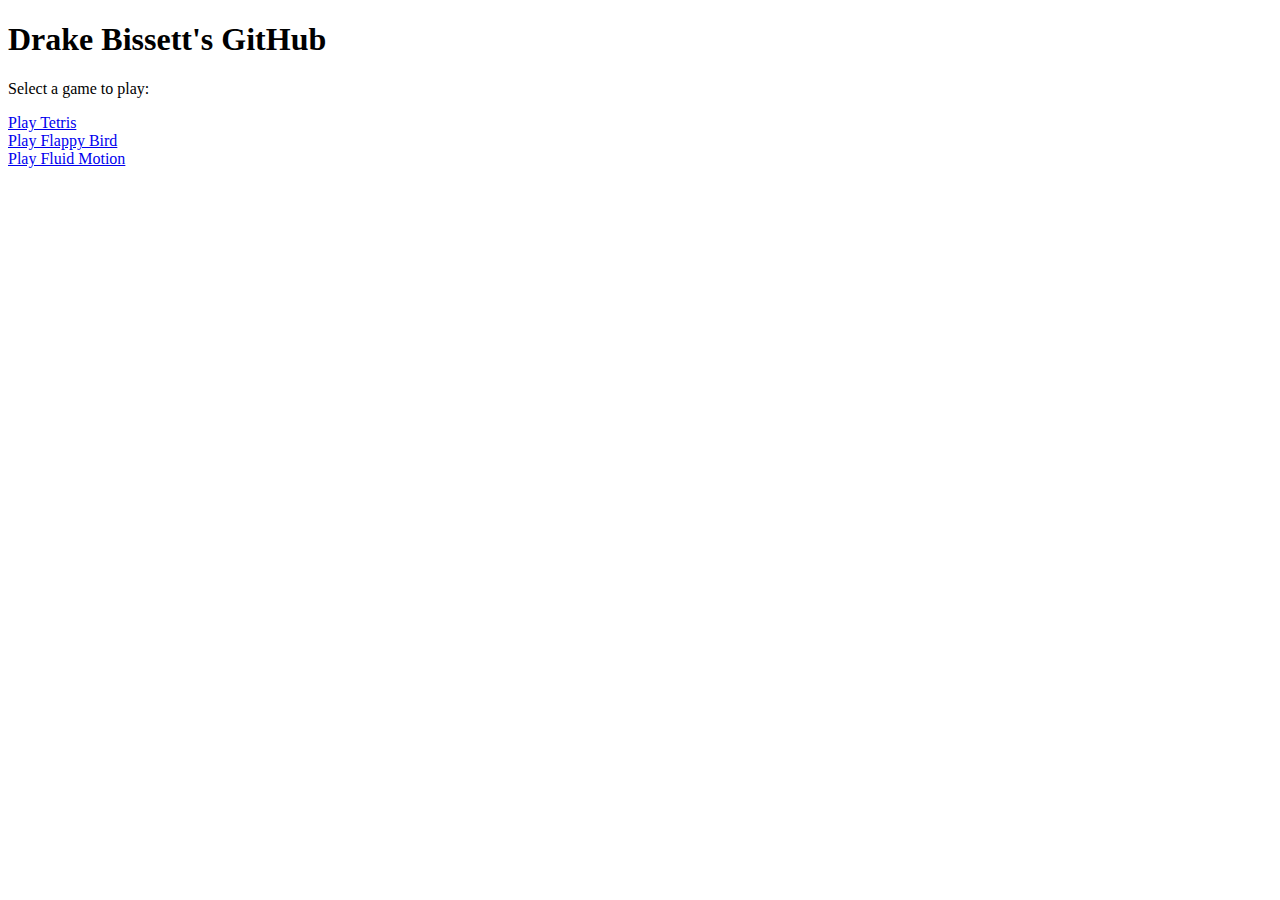
<file: index.html>
<!DOCTYPE html>
<html lang="en">
<head>
    <meta charset="UTF-8">
    <meta name="viewport" content="width=device-width, initial-scale=1, maximum-scale=1, user-scalable=no">
    <title>Drake Bissett's GitHub!!!</title>

    <!-- Bootstrap CSS -->
    <link href="https://code.divshot.com/geo-bootstrap/swatch/bootstrap.min.css" rel="stylesheet">

    <!-- Geo for Bootstrap CSS -->
    
</head>
<body>

    <div class="container">
        <div class="row">
            <div class="col-12 text-center">
                <h1>Drake Bissett's GitHub</h1>
                <p>Select a game to play:</p>
            </div>
        </div>
        <div class="row">
            <div class="col-md-6 text-center">
                <!-- Button to Tetris -->
                <a href="tetris/index.html" class="btn btn-primary btn-lg" role="button">Play Tetris</a>
            </div>
            <div class="col-md-6 text-center">
                <!-- Button to Flappy Bird -->
                <a href="flappy-bird/index.html" class="btn btn-primary btn-lg" role="button">Play Flappy Bird</a>
            </div>
            <div class="col-md-6 text-center">
                <!-- Button to Fluid Motion -->
                <a href="fluid-motion/index.html" class="btn btn-primary btn-lg" role="button">Play Fluid Motion</a>
            </div>
        </div>
    </div>

    <!-- jQuery -->
    <script src="https://code.jquery.com/jquery-3.6.0.min.js"></script>

    <!-- Bootstrap JS -->
    <script src="https://maxcdn.bootstrapcdn.com/bootstrap/3.3.7/js/bootstrap.min.js"></script>
</body>
</html>
</file>
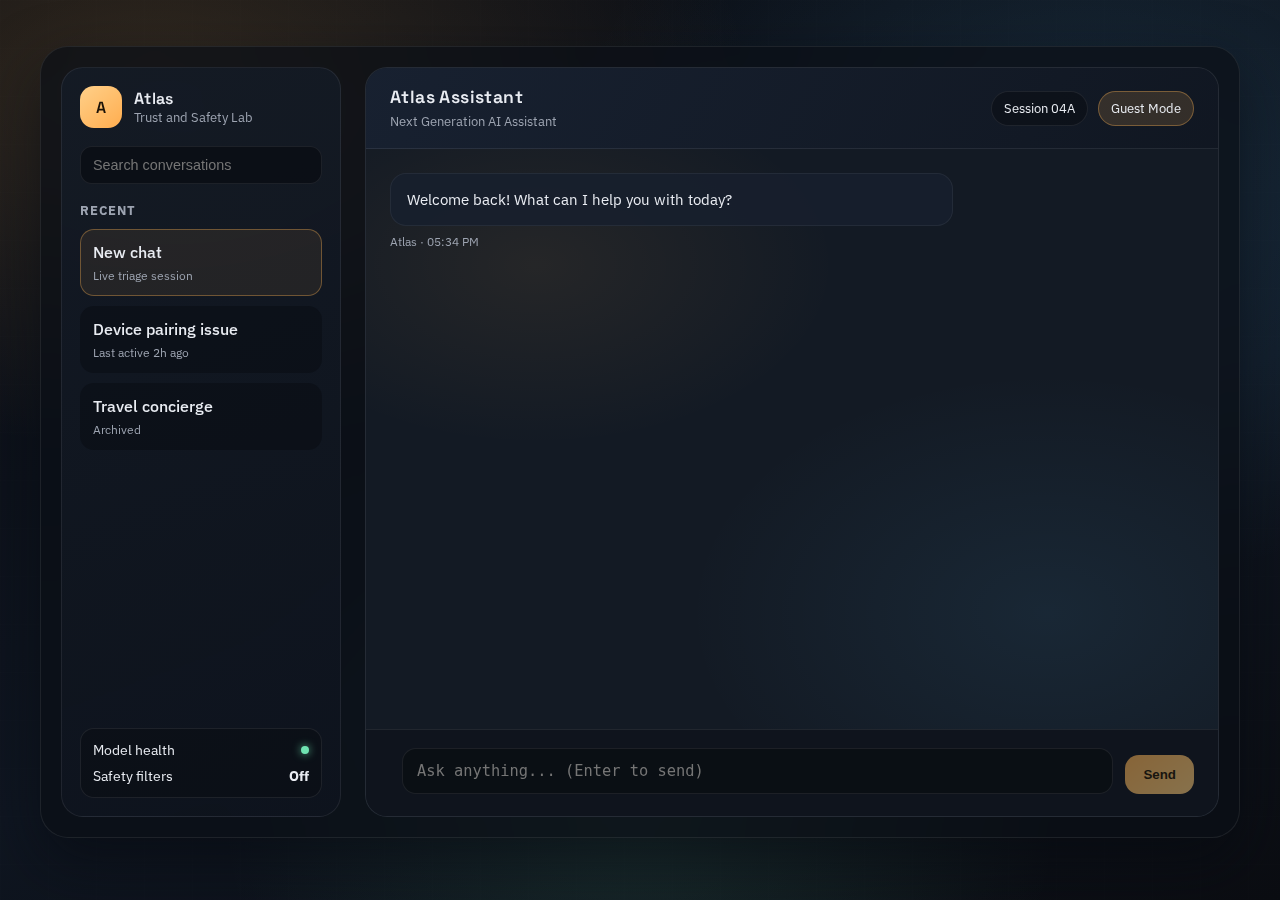
<file: ai-chat/index.html>
<!doctype html>
<html lang="en">
  <head>
    <meta charset="UTF-8" />
    <meta name="viewport" content="width=device-width, initial-scale=1" />
    <title>Atlas Chat</title>
    <link
      rel="preconnect"
      href="https://fonts.googleapis.com"
    />
    <link
      rel="preconnect"
      href="https://fonts.gstatic.com"
      crossorigin
    />
    <link
      href="https://fonts.googleapis.com/css2?family=IBM+Plex+Sans:wght@400;500&family=Space+Grotesk:wght@500;600&display=swap"
      rel="stylesheet"
    />
    <style>
      :root {
        --bg: #0b0d12;
        --panel: #131a24;
        --panel-strong: #182131;
        --panel-soft: #1e283a;
        --text: #e9ecf2;
        --muted: #9da4b1;
        --accent: #ffb454;
        --accent-strong: #ffcf7d;
        --danger: #ff6b5c;
        --outline: rgba(255, 255, 255, 0.08);
        --shadow: rgba(7, 10, 16, 0.6);
        --success: #6fe3b1;
      }

      * {
        box-sizing: border-box;
      }

      body {
        margin: 0;
        font-family: "IBM Plex Sans", "Segoe UI", system-ui, sans-serif;
        color: var(--text);
        background:
          radial-gradient(1000px 600px at 12% 10%, rgba(255, 187, 92, 0.16), transparent 60%),
          radial-gradient(900px 700px at 85% 20%, rgba(94, 196, 255, 0.14), transparent 58%),
          radial-gradient(700px 600px at 50% 90%, rgba(111, 227, 177, 0.12), transparent 60%),
          linear-gradient(160deg, #0a0c12 0%, #0f1621 60%, #0b0d12 100%);
        min-height: 100vh;
        display: grid;
        place-items: center;
        padding: 32px 20px 48px;
      }

      body::before {
        content: "";
        position: fixed;
        inset: 0;
        background-image:
          linear-gradient(rgba(255, 255, 255, 0.04) 1px, transparent 1px),
          linear-gradient(90deg, rgba(255, 255, 255, 0.03) 1px, transparent 1px);
        background-size: 48px 48px;
        opacity: 0.25;
        pointer-events: none;
      }

      .app {
        width: min(1200px, 96vw);
        height: min(840px, 88vh);
        display: grid;
        grid-template-columns: minmax(220px, 280px) 1fr;
        gap: 24px;
        background: rgba(10, 14, 22, 0.7);
        border-radius: 28px;
        padding: 20px;
        box-shadow: 0 24px 60px var(--shadow);
        border: 1px solid rgba(255, 255, 255, 0.08);
        backdrop-filter: blur(18px);
        animation: riseIn 0.6s ease;
      }

      .sidebar {
        background: linear-gradient(160deg, rgba(21, 27, 39, 0.9), rgba(15, 20, 30, 0.9));
        border-radius: 22px;
        padding: 18px;
        display: flex;
        flex-direction: column;
        gap: 18px;
        border: 1px solid rgba(255, 255, 255, 0.08);
      }

      .brand {
        display: flex;
        align-items: center;
        gap: 12px;
      }

      .brand__mark {
        width: 42px;
        height: 42px;
        border-radius: 14px;
        display: grid;
        place-items: center;
        background: linear-gradient(140deg, #ffd089, #ffad4f);
        color: #1b1207;
        font-family: "Space Grotesk", "IBM Plex Sans", sans-serif;
        font-weight: 600;
      }

      .brand__text {
        display: flex;
        flex-direction: column;
      }

      .brand__text span {
        font-family: "Space Grotesk", "IBM Plex Sans", sans-serif;
        font-weight: 600;
        letter-spacing: 0.3px;
      }

      .brand__text small {
        color: var(--muted);
        font-size: 0.8rem;
      }

      .search {
        position: relative;
      }

      .search input {
        width: 100%;
        padding: 10px 12px;
        border-radius: 12px;
        border: 1px solid rgba(255, 255, 255, 0.08);
        background: rgba(8, 11, 17, 0.7);
        color: var(--text);
        font-size: 0.9rem;
      }

      .sidebar__section {
        display: flex;
        flex-direction: column;
        gap: 10px;
      }

      .sidebar__section h3 {
        font-size: 0.8rem;
        letter-spacing: 1px;
        text-transform: uppercase;
        color: var(--muted);
        margin: 0;
      }

      .thread {
        padding: 12px 12px;
        border-radius: 14px;
        background: rgba(10, 14, 20, 0.6);
        border: 1px solid transparent;
        display: flex;
        flex-direction: column;
        gap: 6px;
        transition: border 0.2s ease, background 0.2s ease;
        cursor: pointer;
      }

      .thread.active {
        background: rgba(255, 180, 84, 0.08);
        border: 1px solid rgba(255, 180, 84, 0.35);
      }

      .thread span {
        font-weight: 500;
      }

      .thread small {
        color: var(--muted);
        font-size: 0.75rem;
      }

      .status {
        margin-top: auto;
        background: rgba(10, 14, 20, 0.6);
        padding: 12px;
        border-radius: 14px;
        border: 1px solid rgba(255, 255, 255, 0.08);
        display: flex;
        flex-direction: column;
        gap: 8px;
      }

      .status__row {
        display: flex;
        align-items: center;
        justify-content: space-between;
        font-size: 0.85rem;
      }

      .status__dot {
        width: 8px;
        height: 8px;
        background: var(--success);
        border-radius: 50%;
        box-shadow: 0 0 8px rgba(111, 227, 177, 0.8);
      }

      .chat {
        background: var(--panel);
        border-radius: 22px;
        display: flex;
        flex-direction: column;
        overflow: hidden;
        border: 1px solid rgba(255, 255, 255, 0.08);
      }

      .chat__header {
        padding: 18px 24px;
        background: linear-gradient(120deg, rgba(24, 33, 49, 0.9), rgba(16, 22, 33, 0.9));
        border-bottom: 1px solid rgba(255, 255, 255, 0.08);
        display: flex;
        align-items: center;
        justify-content: space-between;
      }

      .chat__title {
        display: flex;
        flex-direction: column;
        gap: 4px;
      }

      .chat__title span {
        font-family: "Space Grotesk", "IBM Plex Sans", sans-serif;
        font-size: 1.1rem;
        letter-spacing: 0.4px;
        font-weight: 600;
      }

      .chat__title small {
        color: var(--muted);
      }

      .chat__actions {
        display: flex;
        gap: 10px;
      }

      .pill {
        padding: 8px 12px;
        border-radius: 999px;
        font-size: 0.8rem;
        border: 1px solid rgba(255, 255, 255, 0.08);
        background: rgba(10, 14, 20, 0.6);
        color: var(--text);
      }

      .pill.accent {
        background: rgba(255, 180, 84, 0.15);
        border-color: rgba(255, 180, 84, 0.35);
      }

      .chat__log {
        flex: 1;
        padding: 24px;
        display: flex;
        flex-direction: column;
        gap: 18px;
        overflow-y: auto;
        background:
          radial-gradient(500px 300px at 20% 20%, rgba(255, 180, 84, 0.08), transparent 60%),
          radial-gradient(600px 400px at 80% 80%, rgba(94, 196, 255, 0.08), transparent 60%);
      }

      .message {
        max-width: 70%;
        display: flex;
        flex-direction: column;
        gap: 8px;
        animation: messageIn 0.25s ease;
      }

      .message__bubble {
        padding: 14px 16px;
        border-radius: 16px;
        line-height: 1.5;
        font-size: 0.96rem;
        border: 1px solid rgba(255, 255, 255, 0.08);
        background: rgba(14, 20, 31, 0.8);
      }

      .message__meta {
        font-size: 0.75rem;
        color: var(--muted);
      }

      .message--assistant .message__bubble {
        background: rgba(23, 31, 45, 0.9);
        border-color: rgba(255, 255, 255, 0.06);
      }

      .message--assistant strong {
        color: var(--accent-strong);
      }

      .message--assistant .message__bubble.content-warning {
        border-color: rgba(255, 107, 92, 0.6);
        background: rgba(255, 107, 92, 0.1);
      }

      .message__bubble.image-output {
        padding: 14px;
      }

      .image-status {
        font-size: 0.8rem;
        color: var(--muted);
        margin-bottom: 10px;
        letter-spacing: 0.4px;
        text-transform: uppercase;
      }

      .image-placeholder {
        width: min(360px, 100%);
        aspect-ratio: 4 / 3;
        border-radius: 18px;
        background:
          radial-gradient(circle at 20% 20%, rgba(255, 196, 128, 0.35), transparent 55%),
          radial-gradient(circle at 65% 55%, rgba(147, 104, 182, 0.4), transparent 60%),
          linear-gradient(135deg, rgba(44, 44, 52, 0.9), rgba(88, 82, 98, 0.85));
        border: 1px solid rgba(255, 255, 255, 0.08);
        position: relative;
        overflow: hidden;
      }

      .image-placeholder::after {
        content: "";
        position: absolute;
        inset: 0;
        background: linear-gradient(120deg, transparent, rgba(255, 255, 255, 0.12), transparent);
        transform: translateX(-100%);
        animation: shimmer 1.8s infinite;
      }

      .message--user {
        align-self: flex-end;
        text-align: right;
      }

      .message--user .message__bubble {
        background: linear-gradient(130deg, rgba(255, 180, 84, 0.25), rgba(255, 207, 125, 0.12));
        border-color: rgba(255, 180, 84, 0.4);
      }

      .message--typing .message__bubble {
        display: inline-flex;
        gap: 8px;
        align-items: center;
        font-size: 0.9rem;
        color: var(--muted);
      }

      .typing-dot {
        width: 6px;
        height: 6px;
        border-radius: 50%;
        background: var(--muted);
        animation: blink 1.2s infinite;
      }

      .typing-dot:nth-child(2) {
        animation-delay: 0.2s;
      }

      .typing-dot:nth-child(3) {
        animation-delay: 0.4s;
      }

      .composer {
        padding: 18px 24px 22px;
        border-top: 1px solid rgba(255, 255, 255, 0.08);
        display: flex;
        gap: 12px;
        align-items: flex-end;
        background: rgba(15, 20, 29, 0.9);
      }

      .composer__attachments {
        display: flex;
        align-items: flex-start;
        gap: 10px;
      }

      .composer__attachment {
        position: relative;
        width: 64px;
        height: 64px;
        border-radius: 12px;
        overflow: hidden;
        border: 1px solid rgba(255, 255, 255, 0.12);
        background: rgba(8, 11, 17, 0.8);
      }

      .composer__attachment img {
        width: 100%;
        height: 100%;
        object-fit: cover;
        display: block;
      }

      .composer__remove {
        position: absolute;
        top: 4px;
        right: 4px;
        width: 18px;
        height: 18px;
        border-radius: 50%;
        border: none;
        background: rgba(10, 14, 20, 0.85);
        color: var(--text);
        font-size: 0.75rem;
        line-height: 1;
        display: flex;
        align-items: center;
        justify-content: center;
        padding: 0;
        font-family: "Space Grotesk", "IBM Plex Sans", sans-serif;
        cursor: pointer;
      }

      .composer textarea {
        flex: 1;
        resize: none;
        min-height: 44px;
        max-height: 140px;
        padding: 12px 14px;
        border-radius: 14px;
        border: 1px solid rgba(255, 255, 255, 0.08);
        background: rgba(10, 14, 20, 0.9);
        color: var(--text);
        font-size: 0.96rem;
        line-height: 1.4;
      }

      .composer textarea:focus {
        outline: 2px solid rgba(255, 180, 84, 0.3);
        border-color: rgba(255, 180, 84, 0.6);
      }

      .composer button {
        padding: 12px 18px;
        border-radius: 14px;
        border: none;
        background: linear-gradient(140deg, #ffb454, #ffcf7d);
        font-weight: 600;
        color: #251603;
        cursor: pointer;
        transition: transform 0.15s ease, box-shadow 0.15s ease;
      }

      .composer button:hover {
        transform: translateY(-1px);
        box-shadow: 0 12px 26px rgba(255, 180, 84, 0.35);
      }

      .composer button:disabled {
        opacity: 0.5;
        cursor: not-allowed;
        box-shadow: none;
      }

      @keyframes blink {
        0%,
        100% {
          opacity: 0.2;
        }
        50% {
          opacity: 1;
        }
      }

      @keyframes riseIn {
        from {
          opacity: 0;
          transform: translateY(12px);
        }
        to {
          opacity: 1;
          transform: translateY(0);
        }
      }

      @keyframes messageIn {
        from {
          opacity: 0;
          transform: translateY(8px);
        }
        to {
          opacity: 1;
          transform: translateY(0);
        }
      }

      @keyframes shimmer {
        0% {
          transform: translateX(-100%);
        }
        100% {
          transform: translateX(100%);
        }
      }

      @media (max-width: 960px) {
        .app {
          grid-template-columns: 1fr;
          height: auto;
        }

        .sidebar {
          display: none;
        }

        .chat {
          min-height: 80vh;
        }
      }

      @media (max-width: 600px) {
        body {
          padding: 20px 12px 32px;
        }

        .chat__log {
          padding: 18px;
        }

        .message {
          max-width: 86%;
        }

        .chat__header {
          flex-direction: column;
          align-items: flex-start;
          gap: 10px;
        }

        .composer {
          padding: 16px;
        }
      }
    </style>
  </head>
  <body>
    <div class="app">
      <aside class="sidebar">
        <div class="brand">
          <div class="brand__mark">A</div>
          <div class="brand__text">
            <span>Atlas</span>
            <small>Trust and Safety Lab</small>
          </div>
        </div>

        <div class="search">
          <input type="text" placeholder="Search conversations" aria-label="Search conversations" />
        </div>

        <div class="sidebar__section">
          <h3>Recent</h3>
          <div class="thread active" data-thread="new-chat">
            <span>New chat</span>
            <small>Live triage session</small>
          </div>
          <div class="thread" data-thread="device-pairing">
            <span>Device pairing issue</span>
            <small>Last active 2h ago</small>
          </div>
          <div class="thread" data-thread="travel-concierge">
            <span>Travel concierge</span>
            <small>Archived</small>
          </div>
        </div>

        <div class="status">
          <div class="status__row">
            <span>Model health</span>
            <div class="status__dot" aria-hidden="true"></div>
          </div>
          <div class="status__row">
            <span>Safety filters</span>
            <strong>Off</strong>
          </div>
        </div>
      </aside>

      <main class="chat">
        <header class="chat__header">
          <div class="chat__title">
            <span>Atlas Assistant</span>
            <small>Next Generation AI Assistant</small>
          </div>
          <div class="chat__actions">
            <div class="pill">Session 04A</div>
            <div class="pill accent">Guest Mode</div>
          </div>
        </header>

        <section class="chat__log" id="chatLog" aria-live="polite">
          <div class="message message--assistant">
            <div class="message__bubble">
              Welcome back!  What can I help you with today?
            </div>
            <div class="message__meta">Atlas · 9:41 PM</div>
          </div>
        </section>

        <form class="composer" id="composer" autocomplete="off">
          <div class="composer__attachments" id="composerAttachments" hidden></div>
          <textarea
            id="messageInput"
            name="message"
            placeholder="Ask anything... (Enter to send)"
            rows="1"
          ></textarea>
          <button type="submit" id="sendButton">Send</button>
        </form>
      </main>
    </div>

    <script>
      const chatLog = document.getElementById("chatLog");
      const form = document.getElementById("composer");
      const input = document.getElementById("messageInput");
      const sendButton = document.getElementById("sendButton");
      const attachments = document.getElementById("composerAttachments");
      const threads = Array.from(document.querySelectorAll(".thread"));

      const assistantLabel = "Atlas";
      const warningMessages = [
        "This content may violate our content policies.",
        "This content may include suggestive or racy material.",
        "This content may violate our guardrails around nudity, sexuality, or erotic content.",
        "We currently do not support uploads of images containing photorealistic people.",
        "This request appears to violate the AI's terms of service.",
      ];
      const imagePolicyMessage =
        "This request violates our content policies, so the image cannot be generated.";
      const policyViolationMessages = [
        "Sorry, I can't help with that. It violates our content policy.",
        "I can't assist with that request due to content policy restrictions.",
        "That request goes against our content policy, so I can't comply.",
      ];
      let pastedImageUrl = null;
      let activeThreadId = "new-chat";

      const conversations = {
        "new-chat": [
          {
            role: "assistant",
            text: "Welcome back!  What can I help you with today?",
          },
        ],
        "device-pairing": [
          {
            role: "user",
            text: "How do I pair my iPhone with Bluetooth speakers?",
          },
          {
            role: "assistant",
            text:
              "Sure! Turn on your Bluetooth speaker and put it in pairing mode (usually a button with a Bluetooth icon). On your iPhone, go to Settings → Bluetooth, make sure Bluetooth is on, then tap your speaker name under Other Devices. Once it connects, it will show under My Devices and you should hear a confirmation tone.",
          },
        ],
        "travel-concierge": [
          {
            role: "assistant",
            text: "This thread is archived. Start a new chat to continue.",
          },
        ],
      };

      const timeStamp = () =>
        new Date().toLocaleTimeString([], { hour: "2-digit", minute: "2-digit" });

      const scrollToBottom = () => {
        chatLog.scrollTop = chatLog.scrollHeight;
      };

      const createMessage = (role, text, opts = {}) => {
        const message = document.createElement("div");
        message.className = `message message--${role}`;

        const bubble = document.createElement("div");
        bubble.className = "message__bubble";

        if (opts.warning) {
          bubble.classList.add("content-warning");
        }

        bubble.textContent = text;
        message.appendChild(bubble);

        const meta = document.createElement("div");
        meta.className = "message__meta";
        meta.textContent = `${role === "user" ? "You" : assistantLabel} · ${timeStamp()}`;
        message.appendChild(meta);

        return message;
      };

      const createImagePlaceholder = () => {
        const message = document.createElement("div");
        message.className = "message message--assistant";

        const bubble = document.createElement("div");
        bubble.className = "message__bubble image-output";

        const status = document.createElement("div");
        status.className = "image-status";
        status.textContent = "Creating image";

        const placeholder = document.createElement("div");
        placeholder.className = "image-placeholder";

        bubble.appendChild(status);
        bubble.appendChild(placeholder);
        message.appendChild(bubble);

        const meta = document.createElement("div");
        meta.className = "message__meta";
        meta.textContent = `${assistantLabel} Ai ${timeStamp()}`;
        message.appendChild(meta);

        return message;
      };

      const createTyping = () => {
        const message = document.createElement("div");
        message.className = "message message--assistant message--typing";

        const bubble = document.createElement("div");
        bubble.className = "message__bubble";
        bubble.innerHTML = `
          <span class="typing-dot"></span>
          <span class="typing-dot"></span>
          <span class="typing-dot"></span>
        `;

        message.appendChild(bubble);
        const meta = document.createElement("div");
        meta.className = "message__meta";
        meta.textContent = `${assistantLabel} · typing`;
        message.appendChild(meta);

        return message;
      };

      const pickWarning = () =>
        warningMessages[Math.floor(Math.random() * warningMessages.length)];

      const pickPolicyViolation = () =>
        policyViolationMessages[Math.floor(Math.random() * policyViolationMessages.length)];

      const isImageRequest = (text) =>
        /\b(image|photo|picture|photograph|pic|snapshot)\b/i.test(text);

      const warningDelay = () => {
        const fast = Math.random() < 0.45;
        if (fast) {
          return 450 + Math.floor(Math.random() * 350);
        }
        return 1800 + Math.floor(Math.random() * 2200);
      };

      const imageFailureDelay = () =>
        5000 + Math.floor(Math.random() * 2500);

      const updateSendButton = () => {
        sendButton.disabled = input.value.trim().length === 0 && !pastedImageUrl;
      };

      const renderConversation = (threadId) => {
        chatLog.innerHTML = "";
        const messages = conversations[threadId] || [];
        messages.forEach((entry) => {
          const message = createMessage(entry.role, entry.text, {
            warning: entry.warning,
          });
          chatLog.appendChild(message);
        });
        scrollToBottom();
      };

      const setActiveThread = (threadId) => {
        activeThreadId = threadId;
        threads.forEach((thread) => {
          thread.classList.toggle("active", thread.dataset.thread === threadId);
        });
        renderConversation(threadId);
      };

      const clearPastedImage = () => {
        if (pastedImageUrl) {
          URL.revokeObjectURL(pastedImageUrl);
          pastedImageUrl = null;
        }
        attachments.innerHTML = "";
        attachments.hidden = true;
        updateSendButton();
      };

      const renderPastedImage = (file) => {
        clearPastedImage();
        pastedImageUrl = URL.createObjectURL(file);
        attachments.hidden = false;

        const wrapper = document.createElement("div");
        wrapper.className = "composer__attachment";

        const preview = document.createElement("img");
        preview.src = pastedImageUrl;
        preview.alt = "Pasted image preview";

        const remove = document.createElement("button");
        remove.type = "button";
        remove.className = "composer__remove";
        remove.setAttribute("aria-label", "Remove image");
        remove.textContent = "x";
        remove.addEventListener("click", clearPastedImage);

        wrapper.appendChild(preview);
        wrapper.appendChild(remove);
        attachments.appendChild(wrapper);
        updateSendButton();
      };

      const autoResize = () => {
        input.style.height = "auto";
        input.style.height = `${input.scrollHeight}px`;
      };

      input.addEventListener("input", () => {
        autoResize();
        updateSendButton();
      });

      input.addEventListener("keydown", (event) => {
        if (event.key === "Enter" && !event.shiftKey) {
          event.preventDefault();
          form.requestSubmit();
        }
      });

      input.addEventListener("paste", (event) => {
        const items = event.clipboardData?.items;
        if (!items) {
          return;
        }

        for (const item of items) {
          if (item.type && item.type.startsWith("image/")) {
            const file = item.getAsFile();
            if (file) {
              renderPastedImage(file);
            }
            return;
          }
        }
      });

      threads.forEach((thread) => {
        thread.addEventListener("click", () => {
          const threadId = thread.dataset.thread;
          if (threadId) {
            setActiveThread(threadId);
          }
        });
      });

      form.addEventListener("submit", (event) => {
        event.preventDefault();
        const text = input.value.trim();
        const hasPastedImage = Boolean(pastedImageUrl);
        const imageRequested = isImageRequest(text) || hasPastedImage;
        const usePolicyViolation = activeThreadId === "device-pairing";
        if (!text && !hasPastedImage) {
          return;
        }

        const userMessage = createMessage("user", text || "Sent an image");
        chatLog.appendChild(userMessage);
        scrollToBottom();

        input.value = "";
        autoResize();
        updateSendButton();
        clearPastedImage();

        const typing = createTyping();
        chatLog.appendChild(typing);
        scrollToBottom();

        if (imageRequested) {
          const placeholderDelay = 450 + Math.floor(Math.random() * 400);
          setTimeout(() => {
            typing.remove();
            const imageMessage = createImagePlaceholder();
            chatLog.appendChild(imageMessage);
            scrollToBottom();

            setTimeout(() => {
              imageMessage.remove();
              const assistantMessage = createMessage("assistant", imagePolicyMessage, {
                warning: true,
              });
              chatLog.appendChild(assistantMessage);
              scrollToBottom();
            }, imageFailureDelay());
          }, placeholderDelay);
        } else {
          setTimeout(() => {
            typing.remove();
            const warningText = usePolicyViolation ? pickPolicyViolation() : pickWarning();
            const assistantMessage = createMessage("assistant", warningText, {
              warning: true,
            });
            chatLog.appendChild(assistantMessage);
            scrollToBottom();
          }, warningDelay());
        }
      });

      renderConversation(activeThreadId);
      updateSendButton();
      autoResize();
      scrollToBottom();
    </script>
  </body>
</html>
</file>
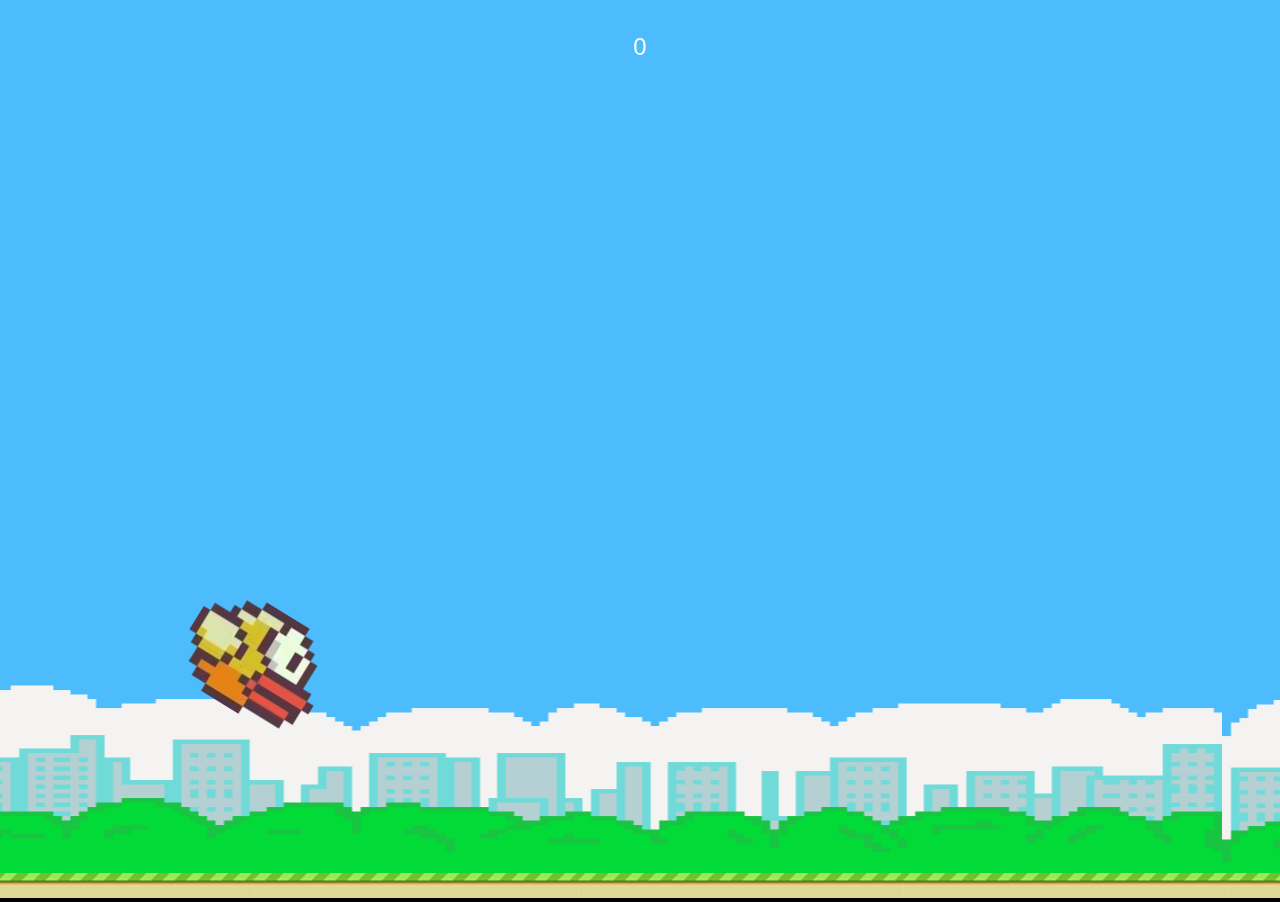
<file: flappy-bird/index.html>
<!DOCTYPE html>
<html lang="en">
<head>
  <meta charset="UTF-8" />
  <title>Hello, world!</title>
  <meta name="viewport" content="width=device-width, initial-scale=1, maximum-scale=1, user-scalable=no">
  <meta name="description" content="" />
  <link rel="stylesheet" type="text/css" href="styles.css" />
  <link rel="icon" href="favicon.png">
</head>
<body>
  
  <script src="lib/p5.js"></script>
  <script src="flappy-bird.js"></script>
</body>
</html>
</file>
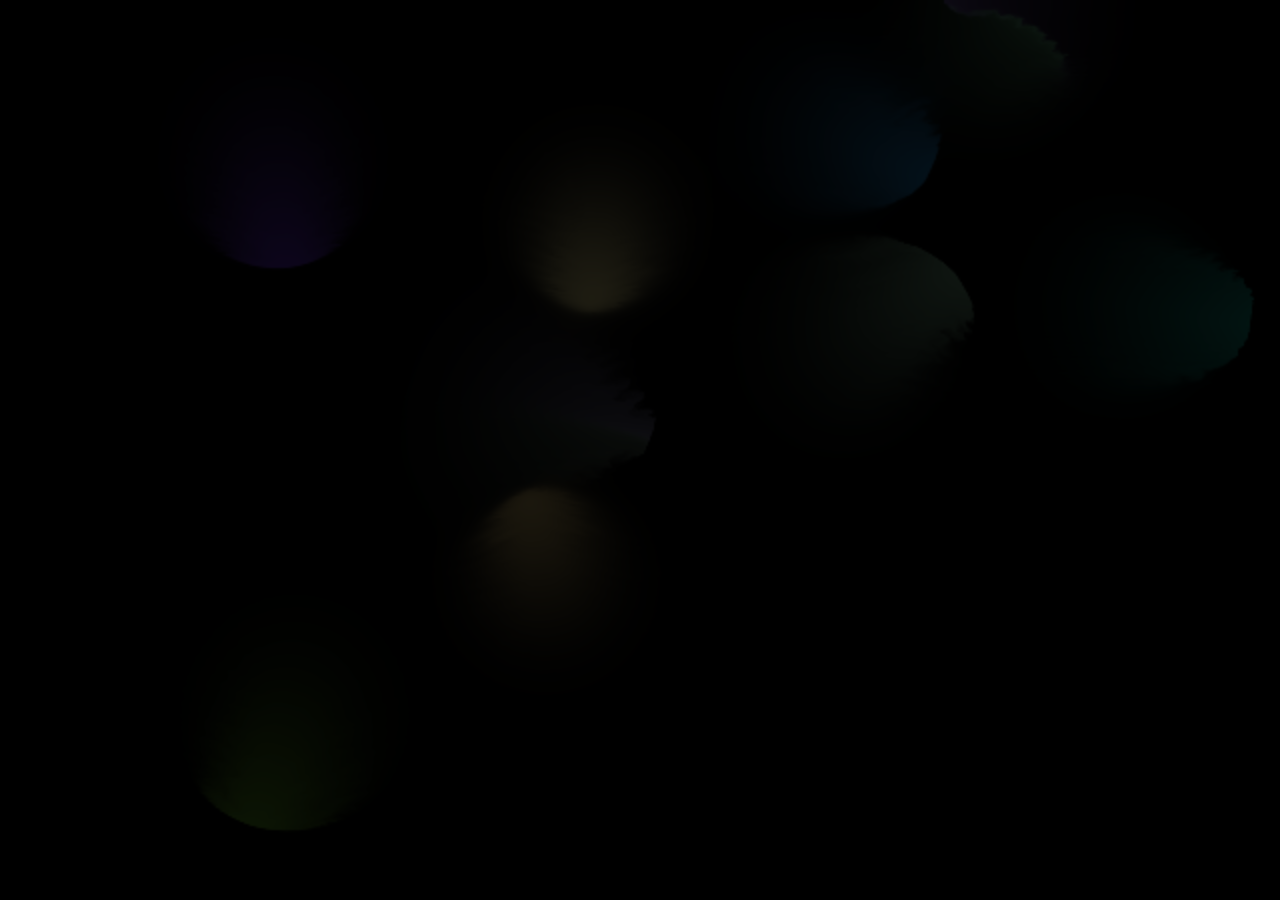
<file: fluid-motion/index.html>
<!doctype html>
<html lang="en">
<head>
  <meta charset="utf-8">
  
  <title>FluidMotion</title>
  <meta name="viewport" content="width=device-width, initial-scale=1.0, maximum-scale=1.0, user-scalable=no">
  <style>
    html, body {
      margin: 0;
      padding: 0;
      width: 100%;
      height: 100%;
      overflow: hidden;
    }
    #fluid-motion {
      width: 100%;
      height: 100%;
    }
    canvas {
      width: 100%;
      height: 100%;
      display: block;
    }
  </style>
</head>
<body>
    <div id="fluid-motion">
      <canvas style="width: 100%; height: 100%; position: fixed; top: 0; left: 0;"></canvas>
    </div>
    <script src="fluid-motion.js"></script>
</body>
</html>
</file>
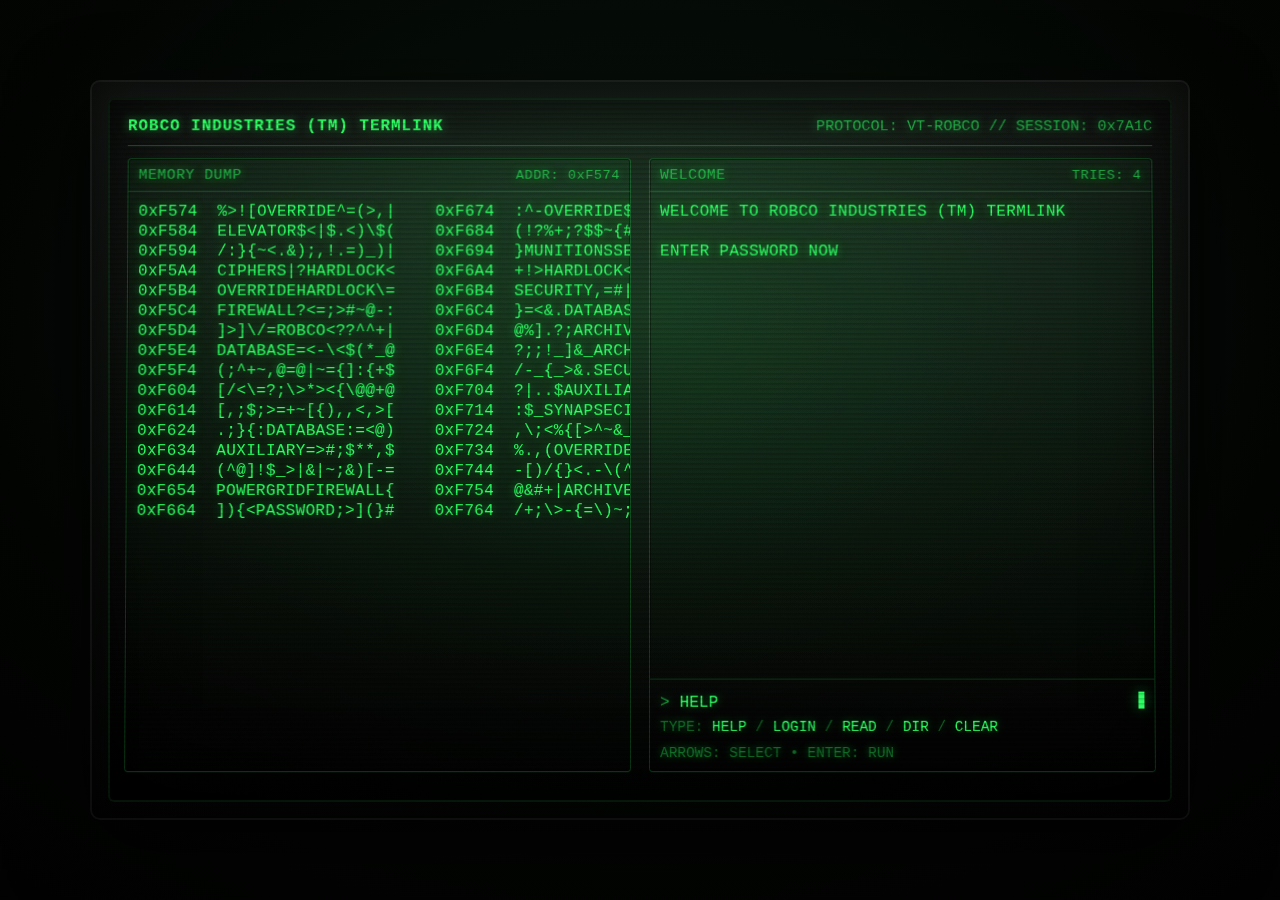
<file: terminal/index.html>
<!doctype html>
<html lang="en">
<head>
  <meta charset="utf-8" />
  <meta name="viewport" content="width=device-width,initial-scale=1" />
  <title>Fallout Terminal (FO4-style)</title>
  <style>
    :root{
      --bg:#050806;
      --phosphor:#39ff6a;
      --phosphor-dim:rgba(57,255,106,.60);
      --phosphor-dimmer:rgba(57,255,106,.35);
      --scanline:rgba(0,0,0,.33);
      --glass:rgba(40,255,120,.08);
      --glow:rgba(57,255,106,.45);
      --warn:#ff4c4c;
      --mono: ui-monospace, SFMono-Regular, Menlo, Monaco, Consolas, "Liberation Mono", "Courier New", monospace;
      --lh: 1.25;
      --fs: 16px;
      --cols: 48; /* used for layout hints; JS still wraps */
    }

    html,body{
      height:100%;
      background: radial-gradient(1200px 900px at 50% 35%, #08150c 0%, #030503 55%, #000 100%);
      margin:0;
      font-family:var(--mono);
      color:var(--phosphor);
      overflow:hidden;
    }

    /* Outer bezel */
    .frame{
      position:relative;
      height:100%;
      display:grid;
      place-items:center;
      padding:22px;
      box-sizing:border-box;
    }
    .bezel{
      position:relative;
      width:min(1100px, 96vw);
      height:min(740px, 92vh);
      border-radius:10px;
      background: linear-gradient(180deg, rgba(255,255,255,.06), rgba(0,0,0,.25));
      box-shadow:
        0 25px 80px rgba(0,0,0,.8),
        inset 0 0 0 2px rgba(255,255,255,.05),
        inset 0 0 40px rgba(0,0,0,.65);
      padding:18px;
      box-sizing:border-box;
    }

    /* CRT glass */
    .crt{
      position:relative;
      height:100%;
      border-radius:6px;
      background:
        radial-gradient(900px 600px at 50% 30%, rgba(57,255,106,.12) 0%, rgba(57,255,106,.02) 45%, rgba(0,0,0,.15) 70%, rgba(0,0,0,.40) 100%),
        linear-gradient(180deg, rgba(255,255,255,.03), rgba(0,0,0,.28));
      overflow:hidden;
      box-shadow:
        inset 0 0 0 2px rgba(57,255,106,.10),
        inset 0 0 80px rgba(0,0,0,.75);
    }

    /* Vignette + curvature */
    .crt::before{
      content:"";
      position:absolute;
      inset:-2px;
      background:
        radial-gradient(120% 90% at 50% 50%, rgba(0,0,0,0) 40%, rgba(0,0,0,.35) 75%, rgba(0,0,0,.75) 100%),
        radial-gradient(140% 120% at 50% 55%, rgba(0,0,0,0) 55%, rgba(0,0,0,.25) 80%, rgba(0,0,0,.65) 100%);
      pointer-events:none;
      mix-blend-mode:multiply;
    }

    /* Scanlines */
    .crt::after{
      content:"";
      position:absolute;
      inset:0;
      background:
        repeating-linear-gradient(
          to bottom,
          rgba(0,0,0,.28) 0px,
          rgba(0,0,0,.28) 1px,
          rgba(0,0,0,0) 3px,
          rgba(0,0,0,0) 5px
        );
      opacity:.55;
      pointer-events:none;
    }

    /* Slight barrel distortion via transform */
    .screen{
      position:absolute;
      inset:0;
      padding:18px 18px 14px 18px;
      box-sizing:border-box;
      transform: perspective(900px) rotateX(.6deg);
      filter: saturate(1.05) contrast(1.05);
      text-shadow:
        0 0 10px var(--glow),
        0 0 22px rgba(57,255,106,.20);
    }

    .topbar{
      display:flex;
      justify-content:space-between;
      align-items:baseline;
      gap:16px;
      padding-bottom:10px;
      border-bottom:1px solid rgba(57,255,106,.28);
      margin-bottom:12px;
    }
    .title{
      font-weight:700;
      letter-spacing:.06em;
      text-transform:uppercase;
    }
    .status{
      font-size:.95em;
      color:var(--phosphor-dim);
      white-space:nowrap;
    }

    .grid{
      display:grid;
      grid-template-columns: 1fr 1fr;
      gap:18px;
      height:calc(100% - 58px);
      min-height:0;
    }

    .panel{
      border:1px solid rgba(57,255,106,.20);
      background: linear-gradient(180deg, rgba(57,255,106,.05), rgba(0,0,0,.12));
      box-shadow: inset 0 0 0 1px rgba(0,0,0,.35);
      border-radius:4px;
      overflow:hidden;
      min-height:0;
      position:relative;
    }
    .panel .hdr{
      padding:8px 10px;
      border-bottom:1px solid rgba(57,255,106,.18);
      display:flex;
      justify-content:space-between;
      align-items:center;
      color:var(--phosphor-dim);
      font-size:.92em;
      letter-spacing:.04em;
    }
    .panel .body{
      padding:10px;
      height:calc(100% - 37px);
      min-height:0;
      overflow:auto;
      scrollbar-width:thin;
      scrollbar-color: rgba(57,255,106,.35) transparent;
    }
    .panel .body::-webkit-scrollbar{ width:10px; }
    .panel .body::-webkit-scrollbar-thumb{
      background: rgba(57,255,106,.22);
      border-radius:10px;
      border:2px solid transparent;
      background-clip: content-box;
    }

    .mono{
      font-size:var(--fs);
      line-height:var(--lh);
      letter-spacing:.02em;
      white-space:pre;
      user-select:none;
    }

    /* Prompt area */
    .prompt{
      position:absolute;
      left:0; right:0; bottom:0;
      border-top:1px solid rgba(57,255,106,.22);
      background: linear-gradient(180deg, rgba(0,0,0,.0), rgba(0,0,0,.25));
      padding:10px;
      box-sizing:border-box;
    }
    .promptline{
      display:flex;
      align-items:baseline;
      gap:10px;
      font-size:var(--fs);
      line-height:var(--lh);
    }
    .label{
      color:var(--phosphor-dim);
      white-space:nowrap;
    }
    .input{
      position:relative;
      flex:1;
      min-width:0;
      white-space:pre;
      overflow:hidden;
    }
    .caret{
      display:inline-block;
      width:.65ch;
      height:1.05em;
      background: var(--phosphor);
      box-shadow: 0 0 14px var(--glow);
      transform: translateY(.12em);
      animation: blink 1s steps(2, end) infinite;
      margin-left:.15ch;
    }
    @keyframes blink{ 50%{ opacity:0; } }

    .hint{
      margin-top:6px;
      color:var(--phosphor-dimmer);
      font-size:.9em;
      display:flex;
      justify-content:space-between;
      gap:10px;
      flex-wrap:wrap;
    }

    /* Selection highlight (FO-like inverse) */
    .sel{
      background: rgba(57,255,106,.90);
      color: #031006;
      text-shadow:none;
      box-shadow: 0 0 18px rgba(57,255,106,.35);
    }

    /* Boot flicker */
    .flicker{
      animation: boot 650ms ease-out 1;
    }
    @keyframes boot{
      0%{ opacity:0; transform:scaleY(.98); filter:brightness(1.6) contrast(1.2); }
      22%{ opacity:1; }
      35%{ opacity:.35; }
      55%{ opacity:1; }
      100%{ opacity:1; transform:none; filter:none; }
    }

    /* Noise layer */
    .noise{
      position:absolute;
      inset:0;
      pointer-events:none;
      opacity:.10;
      mix-blend-mode:overlay;
      background-image:url("data:image/svg+xml,%3Csvg xmlns='http://www.w3.org/2000/svg' width='180' height='180'%3E%3Cfilter id='n'%3E%3CfeTurbulence type='fractalNoise' baseFrequency='.9' numOctaves='2' stitchTiles='stitch'/%3E%3C/filter%3E%3Crect width='180' height='180' filter='url(%23n)' opacity='.55'/%3E%3C/svg%3E");
      background-size:180px 180px;
    }

    .kpi{
      color:var(--phosphor-dim);
      font-size:.92em;
      white-space:nowrap;
    }

    .bad{ color: rgba(255, 120, 120, .95); text-shadow: 0 0 12px rgba(255,120,120,.25); }
    .ok{ color: var(--phosphor); }

    /* Mobile: single column */
    @media (max-width: 860px){
      .grid{ grid-template-columns: 1fr; }
      .panel.codes{ display:none; }
    }
  </style>
</head>
<body>
  <div class="frame">
    <div class="bezel">
      <div class="crt">
        <div class="noise"></div>
        <div class="screen flicker" id="screen">
          <div class="topbar">
            <div class="title">ROBCO INDUSTRIES (TM) TERMLINK</div>
            <div class="status" id="status">PROTOCOL: VT-ROBCO // SESSION: 0x7A1C</div>
          </div>

          <div class="grid">
            <div class="panel codes">
              <div class="hdr">
                <span>MEMORY DUMP</span>
                <span class="kpi" id="kpiLeft">ADDR: 0xF0A0</span>
              </div>
              <div class="body">
                <div class="mono" id="dump"></div>
              </div>
            </div>

            <div class="panel main" id="mainPanel">
              <div class="hdr">
                <span id="hdrRight">WELCOME</span>
                <span class="kpi" id="kpiRight">TRIES: <span id="tries">4</span></span>
              </div>
              <div class="body" id="logBody">
                <div class="mono" id="log"></div>
              </div>

              <div class="prompt">
                <div class="promptline">
                  <span class="label">&gt;</span>
                  <div class="input" id="input"></div>
                  <span class="caret" aria-hidden="true"></span>
                </div>
                <div class="hint">
                  <span>TYPE: <span class="ok">HELP</span> / <span class="ok">LOGIN</span> / <span class="ok">READ</span> / <span class="ok">DIR</span> / <span class="ok">CLEAR</span></span>
                  <span>ARROWS: SELECT • ENTER: RUN</span>
                </div>
              </div>
            </div>
          </div>

        </div>
      </div>
    </div>
  </div>

<script>
(() => {
  const $ = (id) => document.getElementById(id);

  const dumpEl = $("dump");
  const logEl = $("log");
  const inputEl = $("input");
  const triesEl = $("tries");
  const hdrRight = $("hdrRight");
  const logBody = $("logBody");
  const kpiLeft = $("kpiLeft");

  // ---------- Utilities ----------
  const rand = (n) => Math.floor(Math.random() * n);
  const hex = (n) => n.toString(16).toUpperCase().padStart(4,"0");
  const clamp = (v,a,b)=>Math.max(a,Math.min(b,v));

  function scrollLogToBottom(){
    logBody.scrollTop = logBody.scrollHeight;
  }

  function writeLines(lines){
    if (!Array.isArray(lines)) lines = [lines];
    logEl.textContent += (logEl.textContent ? "\n" : "") + lines.join("\n");
    scrollLogToBottom();
  }

  function clearLog(){
    logEl.textContent = "";
  }

  // ---------- FO-style "memory dump" ----------
  const glyphs = "!@#$%^&*()_+-=[]{};:,.<>?/\\|~";
  const wordList = [
    "OVERRIDE","TERMINAL","SECURITY","ROBCO","INDUSTRIES","SYNAPSE","CIPHERS",
    "ELEVATOR","WASTELAND","FIREWALL","PASSWORD","HARDLOCK","PROTOCOL",
    "DATABASE","MUNITIONS","POWERGRID","AUXILIARY","ARCHIVE","CONTROLS","ACCESS"
  ];

  function buildDump(rows=16, cols=2){
    // Each row contains two address blocks like FO terminals
    // Example: 0xF0A0  (..)(..)...WORD....
    const start = 0xF0A0 + rand(0x0500);
    kpiLeft.textContent = "ADDR: 0x" + hex(start);

    const lines = [];
    for (let r=0;r<rows;r++){
      const addr1 = start + r*0x10;
      const addr2 = addr1 + rows*0x10;

      const block1 = buildDumpBlock(18);
      const block2 = buildDumpBlock(18);

      lines.push(
        "0x" + hex(addr1) + "  " + block1 + "    " +
        "0x" + hex(addr2) + "  " + block2
      );
    }
    dumpEl.textContent = lines.join("\n");
  }

  function buildDumpBlock(len){
    // Mostly glyphs with occasional words inserted.
    let s = "";
    while (s.length < len){
      const roll = Math.random();
      if (roll < 0.12 && s.length < len-7){
        const w = wordList[rand(wordList.length)];
        s += w.slice(0, Math.min(w.length, len - s.length));
      } else {
        s += glyphs[rand(glyphs.length)];
      }
    }
    return s.slice(0,len);
  }

  // ---------- Terminal state ----------
  const state = {
    tries: 4,
    locked: false,
    selected: 0,
    commands: ["HELP","LOGIN","READ","DIR","CLEAR"],
    input: "",
    username: "USER",
    password: "FIREWALL", // for demo
    loggedIn: false,
    files: [
      { name: "NOTICE.TXT", content: [
        "ROBCO INDUSTRIES (TM) TERMLINK",
        "--------------------------------",
        "AUTHORIZED PERSONNEL ONLY.",
        "",
        "REMINDER: REPORT ALL ANOMALOUS",
        "ACTIVITY TO SECURITY."
      ]},
      { name: "LOG_2287.TXT", content: [
        "10/23/2287  21:14  MAINTENANCE RUN",
        "10/24/2287  06:02  POWER CYCLE OK",
        "10/24/2287  06:18  ACCESS VIOLATION (3)",
        "10/24/2287  06:19  LOCKOUT ARMED"
      ]},
    ]
  };

  function banner(){
    return [
      "WELCOME TO ROBCO INDUSTRIES (TM) TERMLINK",
      "",
      "ENTER PASSWORD NOW"
    ];
  }

  function setHeader(text){
    hdrRight.textContent = text;
  }

  function updateTries(){
    triesEl.textContent = String(state.tries);
    triesEl.className = state.tries <= 1 ? "bad" : "";
  }

  function setInputText(t){
    state.input = t;
    inputEl.textContent = t;
  }

  function printPromptEcho(cmd){
    writeLines("> " + cmd);
  }

  function normalize(cmd){
    return cmd.trim().toUpperCase();
  }

  function help(){
    writeLines([
      "AVAILABLE COMMANDS:",
      "  HELP   - THIS LIST",
      "  LOGIN  - AUTHENTICATE",
      "  DIR    - LIST FILES (REQUIRES LOGIN)",
      "  READ   - READ A FILE (REQUIRES LOGIN)",
      "  CLEAR  - CLEAR SCREEN",
      "",
      "TIP: TYPE A COMMAND, OR USE UP/DOWN TO CYCLE SUGGESTIONS."
    ]);
  }

  function likeness(a,b){
    a = a.toUpperCase(); b = b.toUpperCase();
    const n = Math.min(a.length,b.length);
    let m = 0;
    for (let i=0;i<n;i++) if (a[i] === b[i]) m++;
    return m;
  }

  function lockout(){
    state.locked = true;
    setHeader("LOCKED");
    writeLines([
      "",
      "TERMINAL LOCKED",
      "PLEASE CONTACT AN ADMINISTRATOR",
    ]);
  }

  function cmdLogin(arg){
    if (state.locked) return;
    if (state.loggedIn){
      writeLines("ALREADY LOGGED IN AS " + state.username);
      return;
    }
    if (!arg){
      writeLines("USAGE: LOGIN <PASSWORD>");
      return;
    }
    const guess = arg.toUpperCase();
    if (guess === state.password){
      state.loggedIn = true;
      setHeader("ACCESS GRANTED");
      writeLines([
        "PASSWORD ACCEPTED",
        "WELCOME, " + state.username,
      ]);
      return;
    }
    state.tries--;
    updateTries();
    const like = likeness(guess, state.password);
    writeLines([
      "ENTRY DENIED",
      "LIKENESS=" + like
    ]);
    if (state.tries <= 0) lockout();
  }

  function cmdDir(){
    if (!state.loggedIn){
      writeLines("ACCESS DENIED. LOGIN REQUIRED.");
      return;
    }
    writeLines(["FILES:", ...state.files.map(f => "  " + f.name)]);
  }

  function cmdRead(arg){
    if (!state.loggedIn){
      writeLines("ACCESS DENIED. LOGIN REQUIRED.");
      return;
    }
    if (!arg){
      writeLines("USAGE: READ <FILENAME>");
      return;
    }
    const name = arg.trim().toUpperCase();
    const f = state.files.find(x => x.name.toUpperCase() === name);
    if (!f){
      writeLines("FILE NOT FOUND: " + name);
      return;
    }
    writeLines(["", "OPENING " + f.name, "--------------------------------", ...f.content, ""]);
  }

  function runCommand(raw){
    const cmdline = raw.trim();
    if (!cmdline) return;

    printPromptEcho(cmdline);

    const parts = cmdline.split(/\s+/);
    const cmd = normalize(parts[0]);
    const arg = parts.slice(1).join(" ");

    switch(cmd){
      case "HELP": help(); break;
      case "CLEAR":
        clearLog();
        writeLines(banner());
        break;
      case "LOGIN": cmdLogin(arg); break;
      case "DIR": cmdDir(); break;
      case "READ": cmdRead(arg); break;
      default:
        writeLines("UNKNOWN COMMAND: " + cmd);
    }
  }

  // ---------- Input handling (keyboard-only, terminal vibe) ----------
  function applySuggestion(){
    setInputText(state.commands[state.selected]);
  }

  document.addEventListener("keydown", (e) => {
    // Keep focus "in terminal"
    const key = e.key;

    if (key === "ArrowUp" || key === "ArrowDown"){
      e.preventDefault();
      const dir = key === "ArrowUp" ? -1 : 1;
      state.selected = (state.selected + dir + state.commands.length) % state.commands.length;
      applySuggestion();
      return;
    }

    if (key === "Tab"){
      e.preventDefault();
      applySuggestion();
      return;
    }

    if (key === "Enter"){
      e.preventDefault();
      const cmd = state.input;
      setInputText("");
      runCommand(cmd);
      return;
    }

    if (key === "Backspace"){
      e.preventDefault();
      setInputText(state.input.slice(0,-1));
      return;
    }

    if (key === "Escape"){
      e.preventDefault();
      setInputText("");
      return;
    }

    // Printable characters
    if (key.length === 1 && !e.ctrlKey && !e.metaKey && !e.altKey){
      // FO terminals are usually uppercase; do that.
      e.preventDefault();
      const next = (state.input + key).toUpperCase();
      // soft cap line length
      setInputText(next.slice(0, 60));
    }
  });

  // ---------- Boot ----------
  function boot(){
    buildDump(16,2);
    updateTries();
    setHeader("WELCOME");
    clearLog();
    writeLines(banner());
    setInputText("HELP");
    scrollLogToBottom();

    // light "hum" effect via status changes
    setInterval(() => {
      const sess = "0x" + hex(0x7000 + rand(0x0FFF));
      $("status").textContent = "PROTOCOL: VT-ROBCO // SESSION: " + sess;
    }, 2200);

    // occasional subtle refresh of dump
    setInterval(() => buildDump(16,2), 12000);
  }

  boot();
})();
</script>
</body>
</html>
</file>
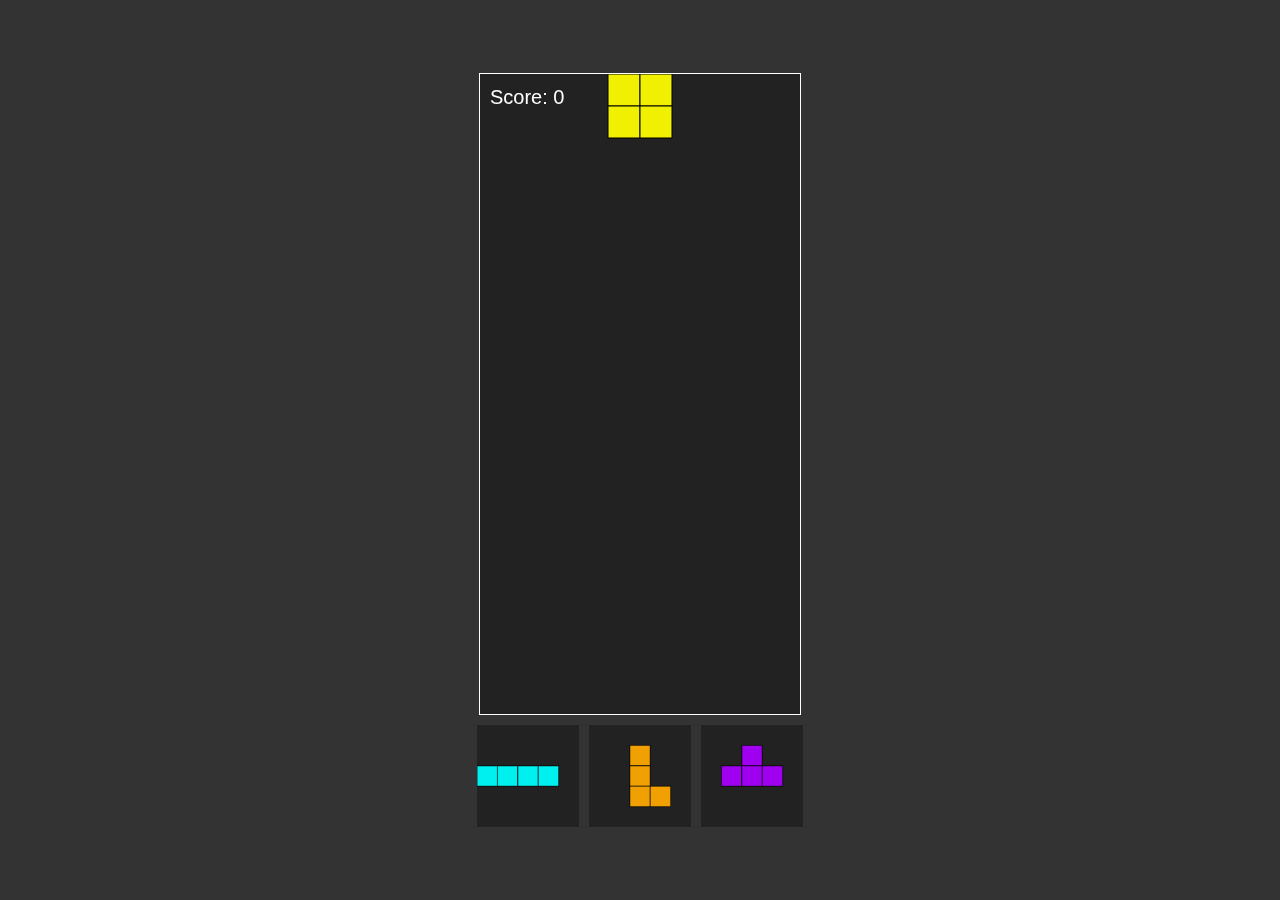
<file: tetris/index.html>
<!DOCTYPE html>
<html lang="en">
<head>
  <meta charset="UTF-8">
  <meta name="viewport" content="width=device-width, initial-scale=1.0">
  <title>Tetris</title>
  <link rel="stylesheet" href="styles.css">
</head>
<body>
  <div class="game-container">
    <canvas id="gameCanvas" width="320" height="640"></canvas>
    <div class="preview-container">
      <canvas id="previewCanvas" class="preview" width="160" height="160"></canvas>
      <canvas id="previewCanvas2" class="preview" width="160" height="160"></canvas>
      <canvas id="previewCanvas3" class="preview" width="160" height="160"></canvas>
    </div>
  </div>
  <audio id="bgMusic" src="tetris_music.mp3" loop></audio>
  <audio id="blockLand" src="block_land.mp3" preload="auto"></audio>
  <audio id="blockMove" src="block_move.mp3" preload="auto"></audio>
  <audio id="blockRotate" src="block_rotate.mp3" preload="auto"></audio>
  <audio id="blockClear" src="block_clear.mp3" preload="auto"></audio>
  <script src="tetris.js"></script>
</body>
</html>
</file>
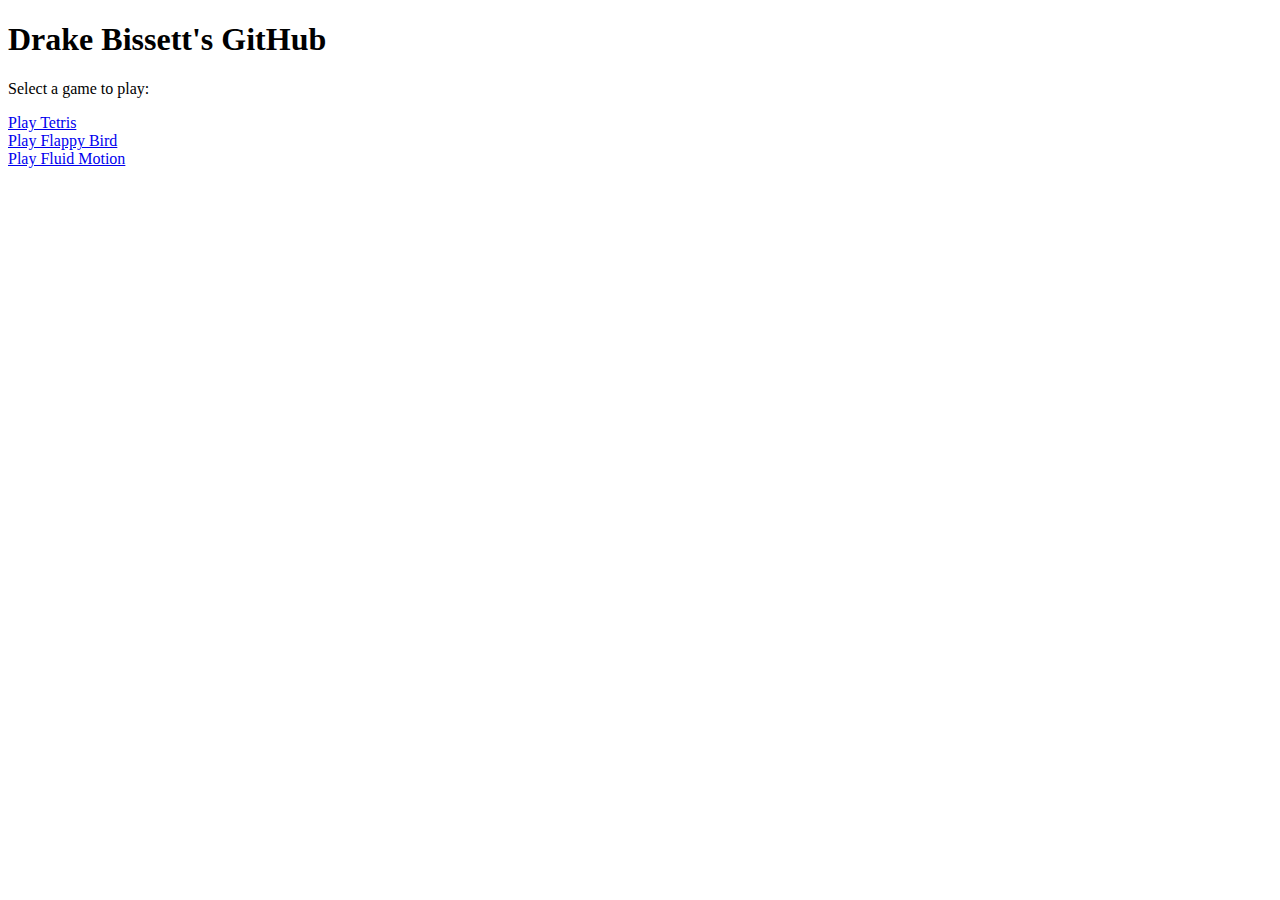
<file: public/ai-chat/index.html>
<!doctype html>
<html lang="en">
<head>
  <meta charset="utf-8">
  <title>AI Chat – Drake Bissett</title>
  <meta property="og:type" content="website">
  <meta property="og:url" content="https://dsbissett.github.io/ai-chat">
  <meta property="og:title" content="AI Chat">
  <meta property="og:description" content="A playground for prompt engineering, models, and LLM experiments.">
  <meta property="og:image" content="https://dsbissett.github.io/assets/og-ai-chat.jpg">
  <meta property="og:image:width" content="1200">
  <meta property="og:image:height" content="630">
  <meta property="og:image:type" content="image/jpeg">
  <meta name="twitter:card" content="summary_large_image">
  <meta name="twitter:title" content="AI Chat">
  <meta name="twitter:description" content="A playground for prompt engineering, models, and LLM experiments.">
  <meta name="twitter:image" content="https://dsbissett.github.io/assets/og-ai-chat.jpg">
  <script>
    const redirect = `${window.location.pathname}${window.location.search}${window.location.hash}`;
    const url = new URL('/', window.location.origin);
    url.searchParams.set('redirect', redirect);
    window.location.replace(url.toString());
  </script>
</head>
<body></body>
</html>
</file>
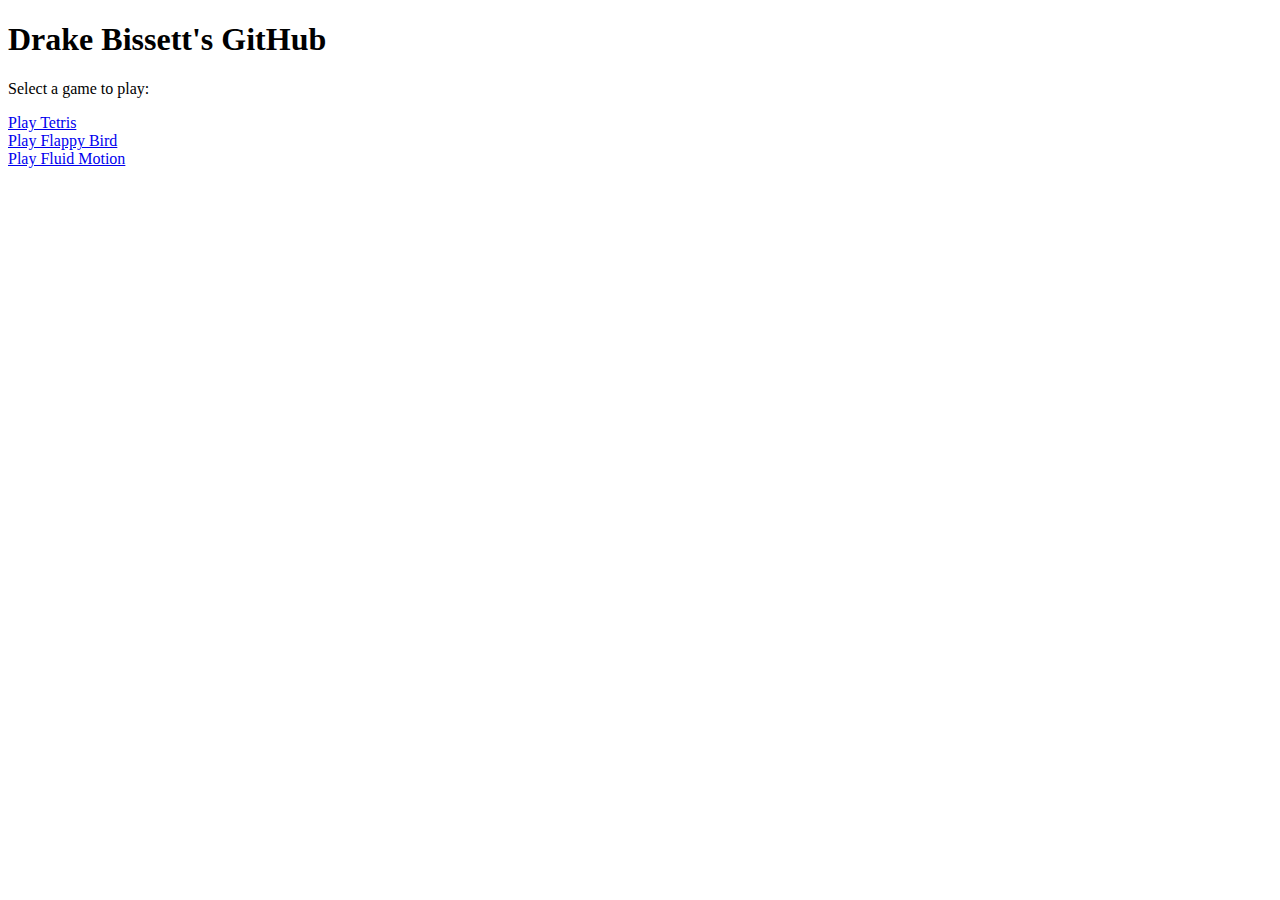
<file: public/cloth/index.html>
<!doctype html>
<html lang="en">
<head>
  <meta charset="utf-8">
  <title>Cloth – Drake Bissett</title>
  <meta property="og:type" content="website">
  <meta property="og:url" content="https://dsbissett.github.io/cloth">
  <meta property="og:title" content="Cloth">
  <meta property="og:description" content="Physics simulation with Verlet integration, constraints, and tearing.">
  <meta property="og:image" content="https://dsbissett.github.io/assets/og-cloth.jpg">
  <meta property="og:image:width" content="1200">
  <meta property="og:image:height" content="630">
  <meta property="og:image:type" content="image/jpeg">
  <meta name="twitter:card" content="summary_large_image">
  <meta name="twitter:title" content="Cloth">
  <meta name="twitter:description" content="Physics simulation with Verlet integration, constraints, and tearing.">
  <meta name="twitter:image" content="https://dsbissett.github.io/assets/og-cloth.jpg">
  <script>
    const redirect = `${window.location.pathname}${window.location.search}${window.location.hash}`;
    const url = new URL('/', window.location.origin);
    url.searchParams.set('redirect', redirect);
    window.location.replace(url.toString());
  </script>
</head>
<body></body>
</html>
</file>
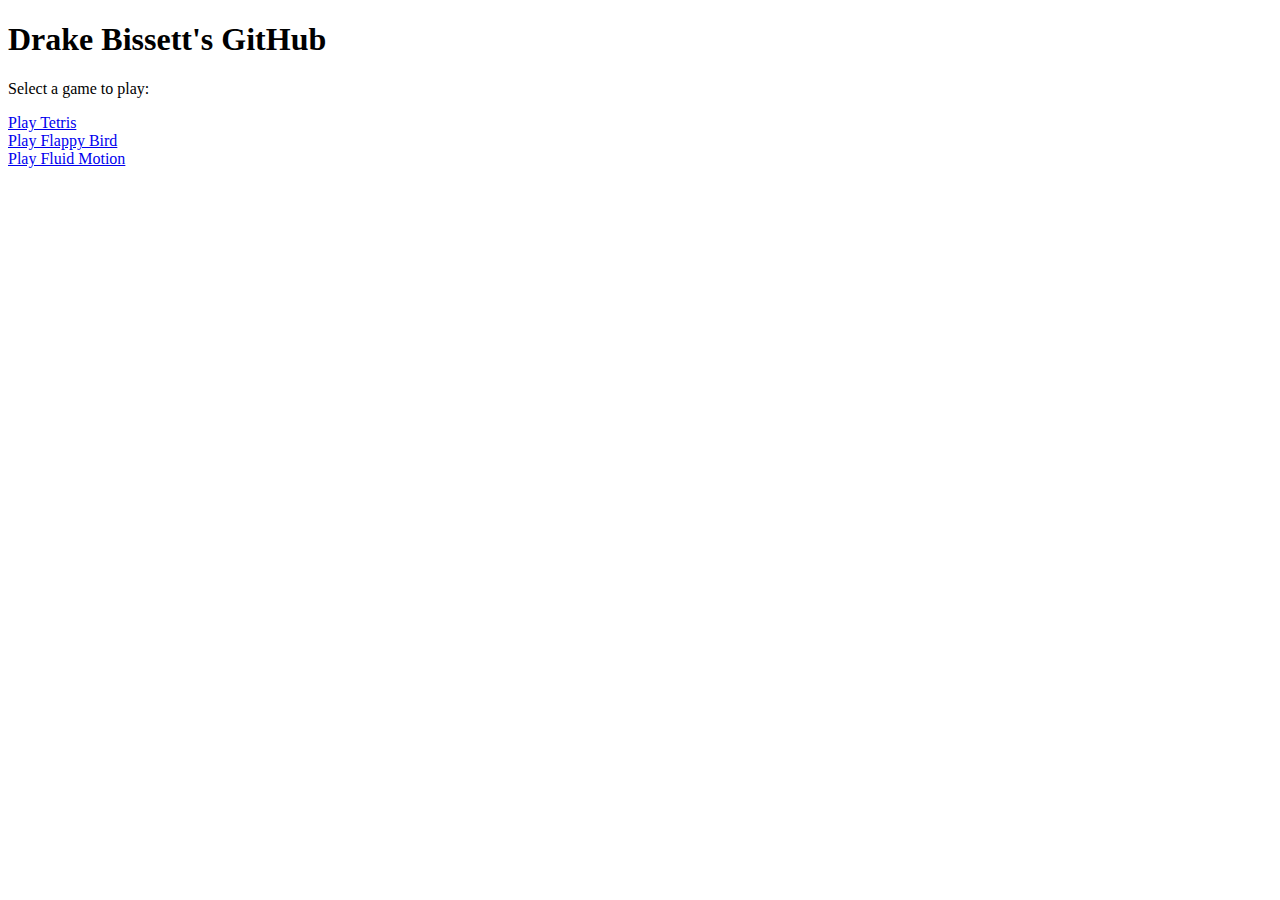
<file: public/flappy-bird/index.html>
<!doctype html>
<html lang="en">
<head>
  <meta charset="utf-8">
  <title>Flappy Bird – Drake Bissett</title>
  <meta property="og:type" content="website">
  <meta property="og:url" content="https://dsbissett.github.io/flappy-bird">
  <meta property="og:title" content="Flappy Bird">
  <meta property="og:description" content="A polished arcade clone featuring smooth mechanics and high scores.">
  <meta property="og:image" content="https://dsbissett.github.io/assets/og-flappy-bird.jpg">
  <meta property="og:image:width" content="1200">
  <meta property="og:image:height" content="630">
  <meta property="og:image:type" content="image/jpeg">
  <meta name="twitter:card" content="summary_large_image">
  <meta name="twitter:title" content="Flappy Bird">
  <meta name="twitter:description" content="A polished arcade clone featuring smooth mechanics and high scores.">
  <meta name="twitter:image" content="https://dsbissett.github.io/assets/og-flappy-bird.jpg">
  <script>
    const redirect = `${window.location.pathname}${window.location.search}${window.location.hash}`;
    const url = new URL('/', window.location.origin);
    url.searchParams.set('redirect', redirect);
    window.location.replace(url.toString());
  </script>
</head>
<body></body>
</html>
</file>
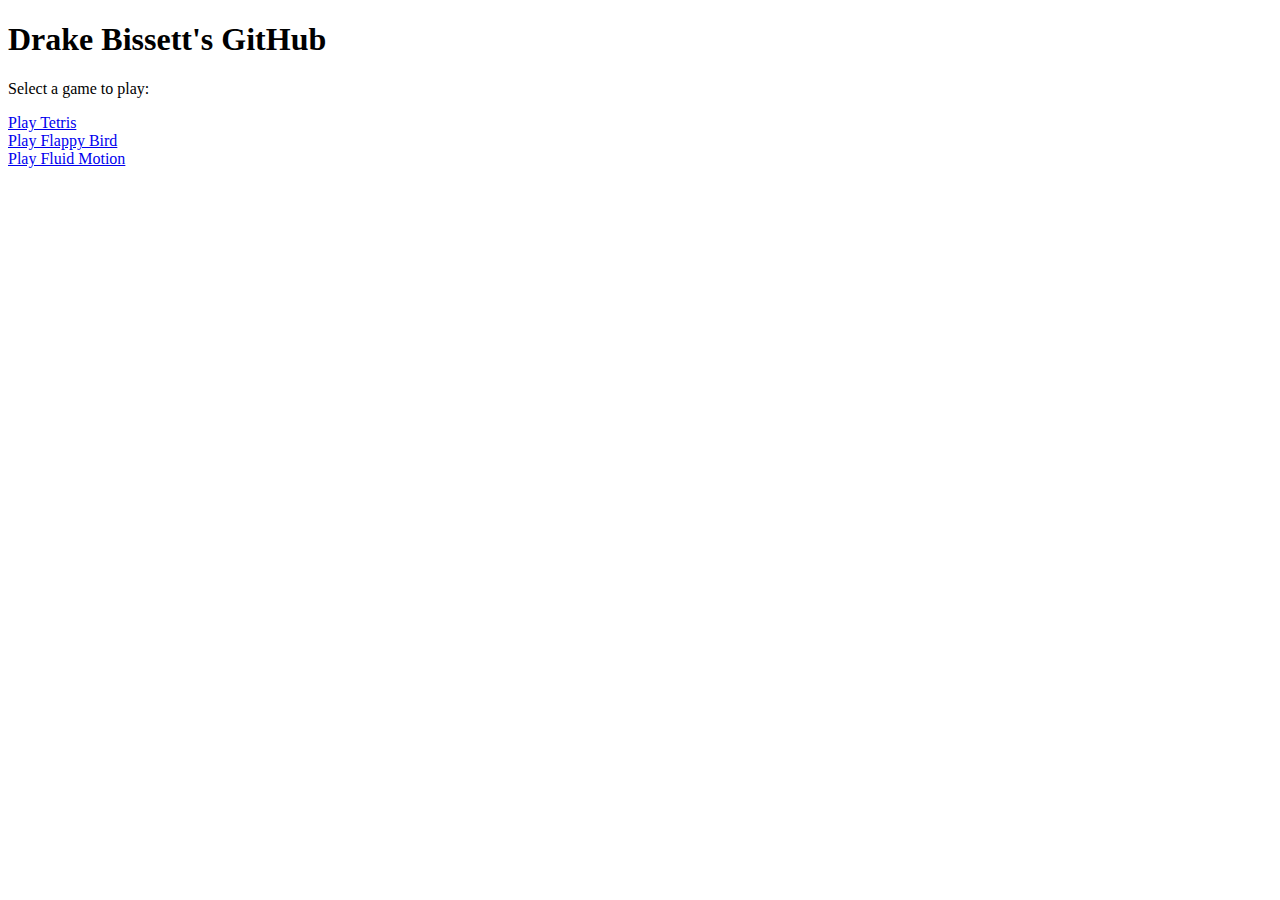
<file: public/fluid-motion/index.html>
<!doctype html>
<html lang="en">
<head>
  <meta charset="utf-8">
  <title>Fluid Motion – Drake Bissett</title>
  <meta property="og:type" content="website">
  <meta property="og:url" content="https://dsbissett.github.io/fluid-motion">
  <meta property="og:title" content="Fluid Motion">
  <meta property="og:description" content="Eulerian fluid dynamics, flow fields, and particle visualization.">
  <meta property="og:image" content="https://dsbissett.github.io/assets/og-fluid-motion.jpg">
  <meta property="og:image:width" content="1200">
  <meta property="og:image:height" content="630">
  <meta property="og:image:type" content="image/jpeg">
  <meta name="twitter:card" content="summary_large_image">
  <meta name="twitter:title" content="Fluid Motion">
  <meta name="twitter:description" content="Eulerian fluid dynamics, flow fields, and particle visualization.">
  <meta name="twitter:image" content="https://dsbissett.github.io/assets/og-fluid-motion.jpg">
  <script>
    const redirect = `${window.location.pathname}${window.location.search}${window.location.hash}`;
    const url = new URL('/', window.location.origin);
    url.searchParams.set('redirect', redirect);
    window.location.replace(url.toString());
  </script>
</head>
<body></body>
</html>
</file>
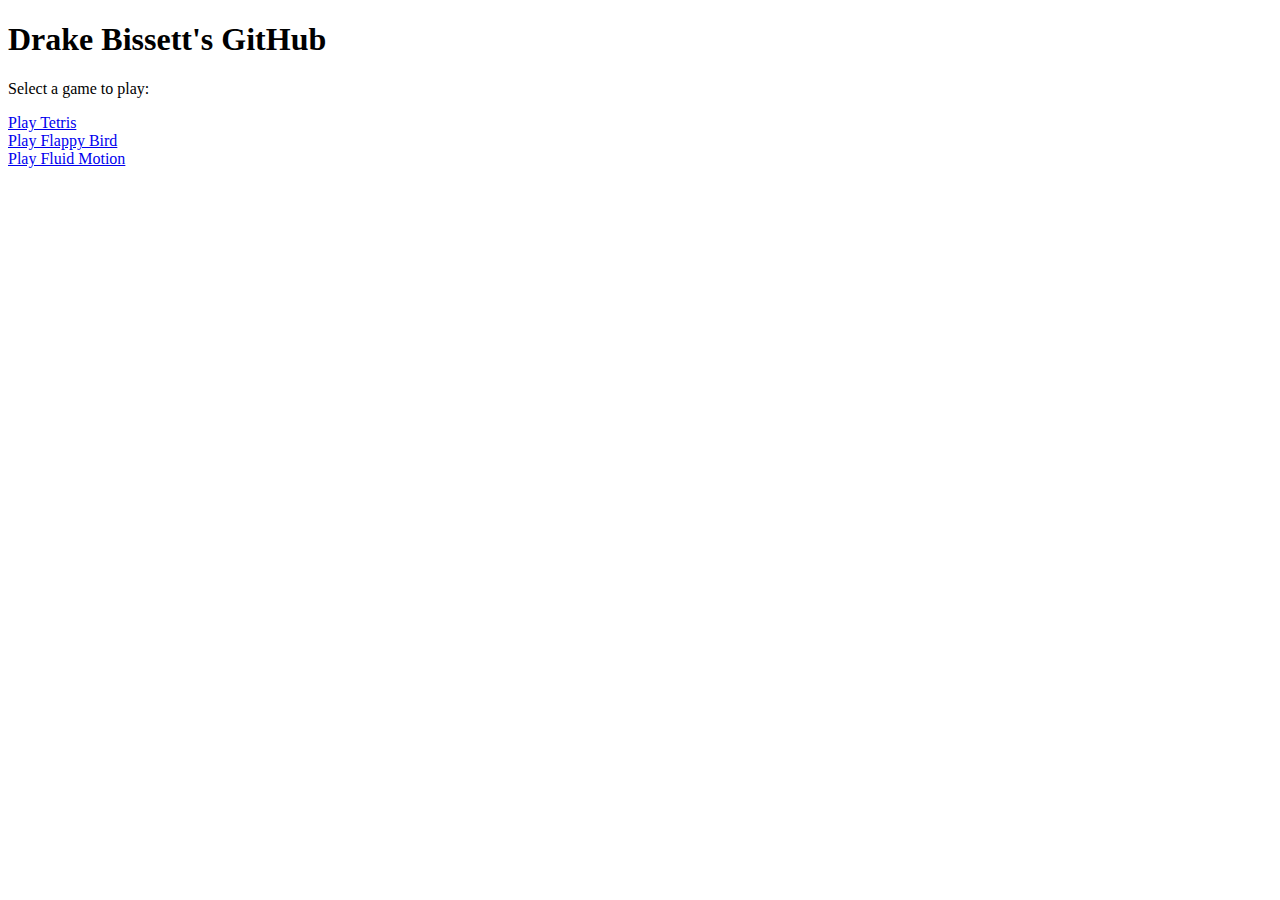
<file: public/heatmap/index.html>
<!doctype html>
<html lang="en">
<head>
  <meta charset="utf-8">
  <title>Heat Map – Drake Bissett</title>
  <meta property="og:type" content="website">
  <meta property="og:url" content="https://dsbissett.github.io/heatmap">
  <meta property="og:title" content="Heat Map">
  <meta property="og:description" content="Interactive data density visualization and thermal gradient sketching.">
  <meta property="og:image" content="https://dsbissett.github.io/assets/og-heatmap.jpg">
  <meta property="og:image:width" content="1200">
  <meta property="og:image:height" content="630">
  <meta property="og:image:type" content="image/jpeg">
  <meta name="twitter:card" content="summary_large_image">
  <meta name="twitter:title" content="Heat Map">
  <meta name="twitter:description" content="Interactive data density visualization and thermal gradient sketching.">
  <meta name="twitter:image" content="https://dsbissett.github.io/assets/og-heatmap.jpg">
  <script>
    const redirect = `${window.location.pathname}${window.location.search}${window.location.hash}`;
    const url = new URL('/', window.location.origin);
    url.searchParams.set('redirect', redirect);
    window.location.replace(url.toString());
  </script>
</head>
<body></body>
</html>
</file>
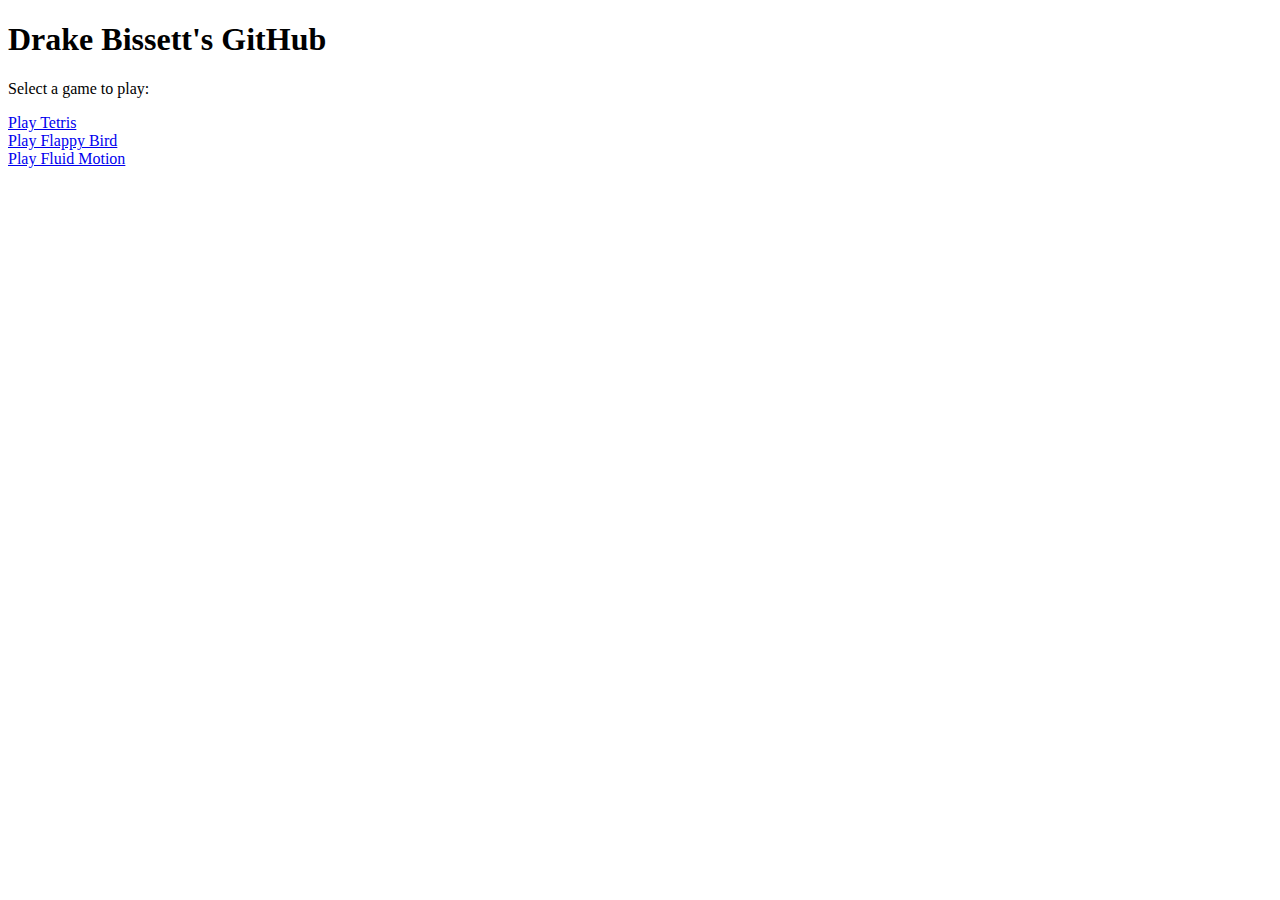
<file: public/particle-life/index.html>
<!doctype html>
<html lang="en">
<head>
  <meta charset="utf-8">
  <title>Particle Life – Drake Bissett</title>
  <meta property="og:type" content="website">
  <meta property="og:url" content="https://dsbissett.github.io/particle-life">
  <meta property="og:title" content="Particle Life">
  <meta property="og:description" content="Emergent behavior from simple attraction and repulsion rules between particle species.">
  <meta property="og:image" content="https://dsbissett.github.io/assets/og-particle-life.jpg">
  <meta property="og:image:width" content="1200">
  <meta property="og:image:height" content="630">
  <meta property="og:image:type" content="image/jpeg">
  <meta name="twitter:card" content="summary_large_image">
  <meta name="twitter:title" content="Particle Life">
  <meta name="twitter:description" content="Emergent behavior from simple attraction and repulsion rules between particle species.">
  <meta name="twitter:image" content="https://dsbissett.github.io/assets/og-particle-life.jpg">
  <script>
    const redirect = `${window.location.pathname}${window.location.search}${window.location.hash}`;
    const url = new URL('/', window.location.origin);
    url.searchParams.set('redirect', redirect);
    window.location.replace(url.toString());
  </script>
</head>
<body></body>
</html>
</file>
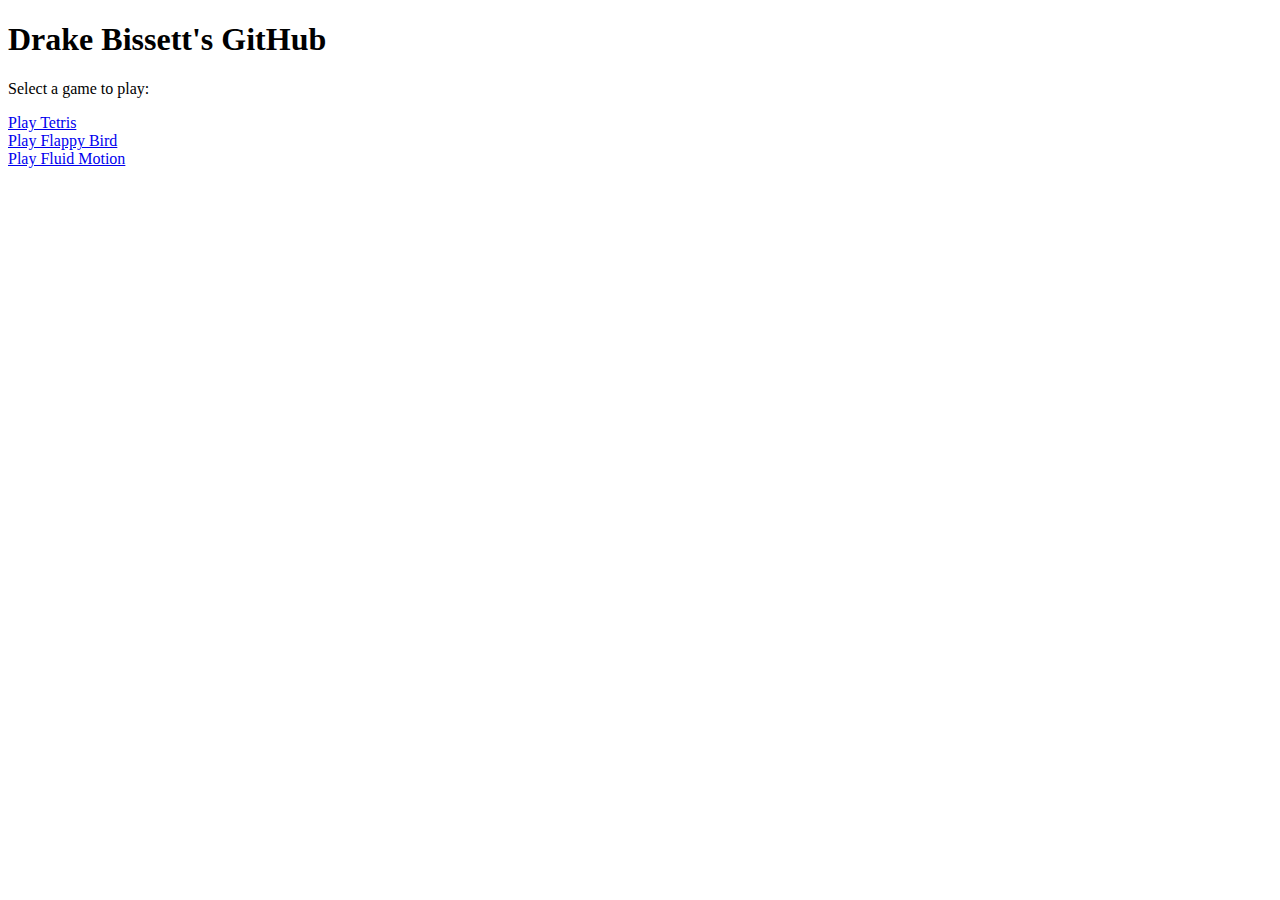
<file: public/piano/index.html>
<!doctype html>
<html lang="en">
<head>
  <meta charset="utf-8">
  <title>Piano Visualizer – Drake Bissett</title>
  <meta property="og:type" content="website">
  <meta property="og:url" content="https://dsbissett.github.io/piano">
  <meta property="og:title" content="Piano Visualizer">
  <meta property="og:description" content="Interactive keyboard with falling-note roll synced to curated performances.">
  <meta property="og:image" content="https://dsbissett.github.io/assets/og-piano.jpg">
  <meta property="og:image:width" content="1200">
  <meta property="og:image:height" content="630">
  <meta property="og:image:type" content="image/jpeg">
  <meta name="twitter:card" content="summary_large_image">
  <meta name="twitter:title" content="Piano Visualizer">
  <meta name="twitter:description" content="Interactive keyboard with falling-note roll synced to curated performances.">
  <meta name="twitter:image" content="https://dsbissett.github.io/assets/og-piano.jpg">
  <script>
    const redirect = `${window.location.pathname}${window.location.search}${window.location.hash}`;
    const url = new URL('/', window.location.origin);
    url.searchParams.set('redirect', redirect);
    window.location.replace(url.toString());
  </script>
</head>
<body></body>
</html>
</file>
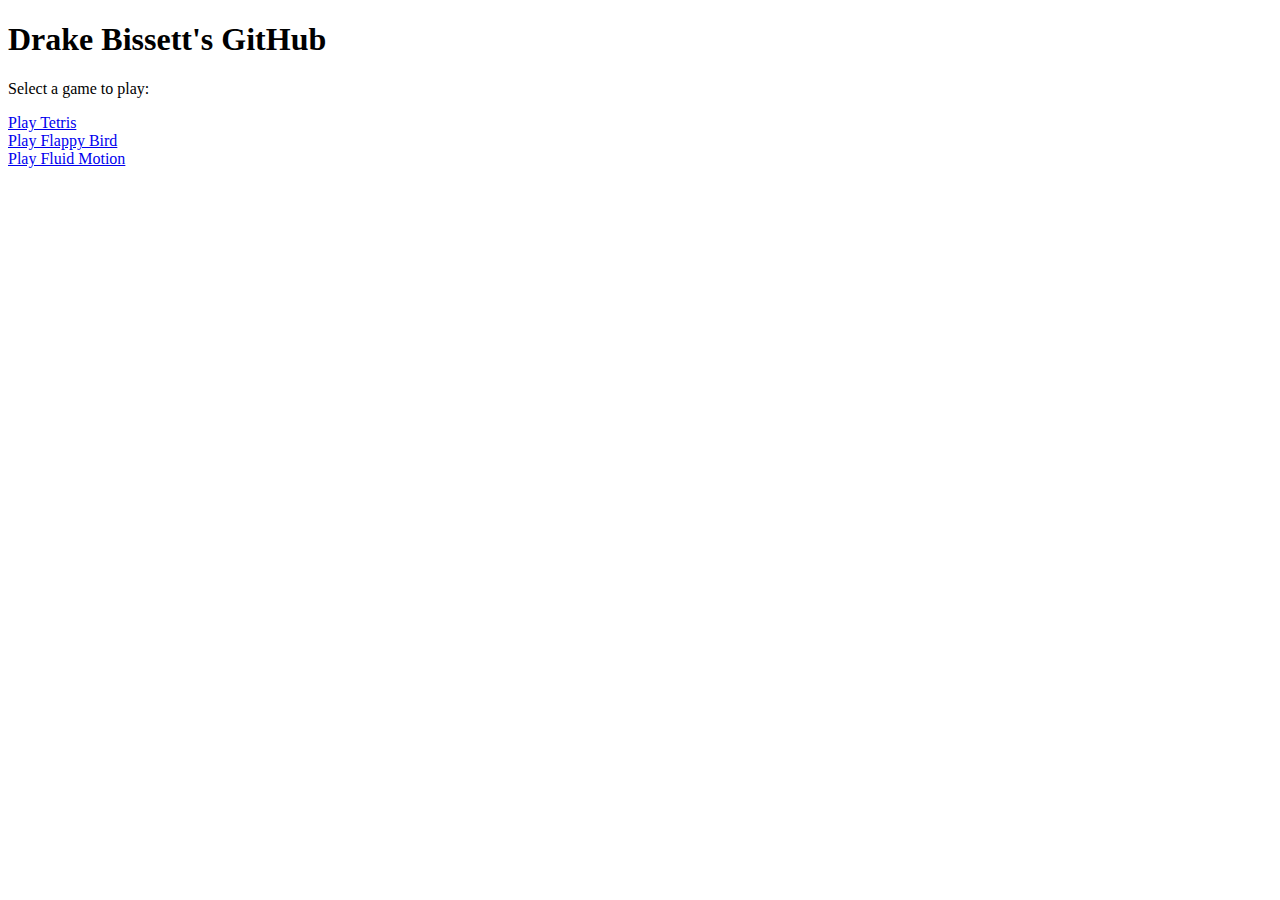
<file: public/pid/index.html>
<!doctype html>
<html lang="en">
<head>
  <meta charset="utf-8">
  <title>PID Control – Drake Bissett</title>
  <meta property="og:type" content="website">
  <meta property="og:url" content="https://dsbissett.github.io/pid">
  <meta property="og:title" content="PID Control">
  <meta property="og:description" content="Proportional-Integral-Derivative controller demos with live tuning.">
  <meta property="og:image" content="https://dsbissett.github.io/assets/og-pid.jpg">
  <meta property="og:image:width" content="1200">
  <meta property="og:image:height" content="630">
  <meta property="og:image:type" content="image/jpeg">
  <meta name="twitter:card" content="summary_large_image">
  <meta name="twitter:title" content="PID Control">
  <meta name="twitter:description" content="Proportional-Integral-Derivative controller demos with live tuning.">
  <meta name="twitter:image" content="https://dsbissett.github.io/assets/og-pid.jpg">
  <script>
    const redirect = `${window.location.pathname}${window.location.search}${window.location.hash}`;
    const url = new URL('/', window.location.origin);
    url.searchParams.set('redirect', redirect);
    window.location.replace(url.toString());
  </script>
</head>
<body></body>
</html>
</file>
<file: flappy-bird/styles.css>
body {
	touch-action: manipulation;
	margin: 0;
	display: flex;
	justify-content: center;
	align-items: center;
	height: 100vh;
	width: 100vw;
	overflow: hidden;
	background-color: #000;
  }

* {
	touch-action: manipulation;
}

.bird-flap-low {
	background: url('imgs/birdie.png') no-repeat -1px 0;
	width: 90px;
	height: 64px;
}

.bird-flap-middle {
	background: url('imgs/birdie.png') no-repeat -93px 0;
	width: 90px;
	height: 64px;
}

.bird-flap-high {
	background: url('imgs/birdie.png') no-repeat -185px 0;
	width: 90px;
	height: 64px;
}

.background-day {
	background: url('imgs/sprite-map.png') no-repeat 0 0;
	width: 282px;
	height: 502px;
}

.background-night {
	background: url('imgs/sprite-map.png') no-repeat -284px 0;
	width: 284px;
	height: 502px;
}

.ground {
	background: url('imgs/sprite-map.png') no-repeat -570px 0;
	width: 330px;
	height: 110px;
}

.pipe-up-green {
	background: url('imgs/sprite-map.png') no-repeat -163px -631px;
	width: 53px;
	height: 315px;
}

.pipe-down-green {
	background: url('imgs/sprite-map.png') no-repeat -108px -631px;
	width: 53px;
	height: 315px;
}

.pipe-up-brown {
	background: url('imgs/sprite-map.png') no-repeat 0 -631px;
	width: 52px;
	height: 315px;
}

.bird-blue-idle {
	background: url('imgs/sprite-map.png') no-repeat -224px -642px;
	width: 35px;
	height: 26px;
}

.bird-blue-flap-down {
	background: url('imgs/sprite-map.png') no-repeat -224px -693px;
	width: 35px;
	height: 26px;
}

.bird-blue-flap-up {
	background: url('imgs/sprite-map.png') no-repeat -169px -959px;
	width: 35px;
	height: 26px;
}

.number-1 {
	background: url('imgs/sprite-map.png') no-repeat -265px -889px;
	width: 17px;
	height: 37px;
}

.number-2 {
	background: url('imgs/sprite-map.png') no-repeat -570px -312px;
	width: 25px;
	height: 37px;
}

.number-3 {
	background: url('imgs/sprite-map.png') no-repeat -597px -312px;
	width: 25px;
	height: 37px;
}

.number-4 {
	background: url('imgs/sprite-map.png') no-repeat -624px -312px;
	width: 26px;
	height: 37px;
}

.number-5 {
	background: url('imgs/sprite-map.png') no-repeat -652px -312px;
	width: 25px;
	height: 37px;
}

.number-6 {
	background: url('imgs/sprite-map.png') no-repeat -570px -359px;
	width: 25px;
	height: 37px;
}

.number-7 {
	background: url('imgs/sprite-map.png') no-repeat -597px -359px;
	width: 25px;
	height: 37px;
}

.number-8 {
	background: url('imgs/sprite-map.png') no-repeat -624px -359px;
	width: 26px;
	height: 37px;
}

.number-9 {
	background: url('imgs/sprite-map.png') no-repeat -652px -359px;
	width: 25px;
	height: 37px;
}

.number-0 {
	background: url('imgs/sprite-map.png') no-repeat -968px -116px;
	width: 26px;
	height: 38px;
}

.get {
	background: url('imgs/sprite-map.png') no-repeat -576px -114px;
	width: 64px;
	height: 43px;
}

.ready {
	background: url('imgs/sprite-map.png') no-repeat -642px -114px;
	width: 115px;
	height: 51px;
}

.game {
	background: url('imgs/sprite-map.png') no-repeat -771px -114px;
	width: 98px;
	height: 43px;
}

.over {
	background: url('imgs/sprite-map.png') no-repeat -877px -114px;
	width: 84px;
	height: 43px;
}

.flappy-bird-title {
	background: url('imgs/sprite-map.png') no-repeat -685px -177px;
	width: 176px;
	height: 49px;
}

.scoreboard {
	background: url('imgs/sprite-map.png') no-repeat -5px -506px;
	width: 223px;
	height: 113px;
}

.silver-medal {
	background: url('imgs/sprite-map.png') no-repeat -236px -504px;
	width: 44px;
	height: 45px;
}

.gold-medal {
	background: url('imgs/sprite-map.png') no-repeat -236px -551px;
	width: 44px;
	height: 45px;
}
</file>
<file: tetris/styles.css>
body {
  margin: 0;
  height: 100vh;
  display: flex;
  justify-content: center;
  align-items: center;
  background-color: #333;
}

.game-container {
  display: flex;
  flex-direction: column;
  align-items: center;
}

#gameCanvas {
  border: 1px solid #fff;
  max-width: 100%;
  height: auto; /* Maintain aspect ratio */
}

.preview-container {
  display: flex;
  justify-content: center;
  margin-top: 10px;
}

.preview {
  max-width: 20%; /* Add a width constraint */
  height: auto; /* Maintain aspect ratio */
  margin-left: 5px;
  margin-right: 5px;
}
</file>
